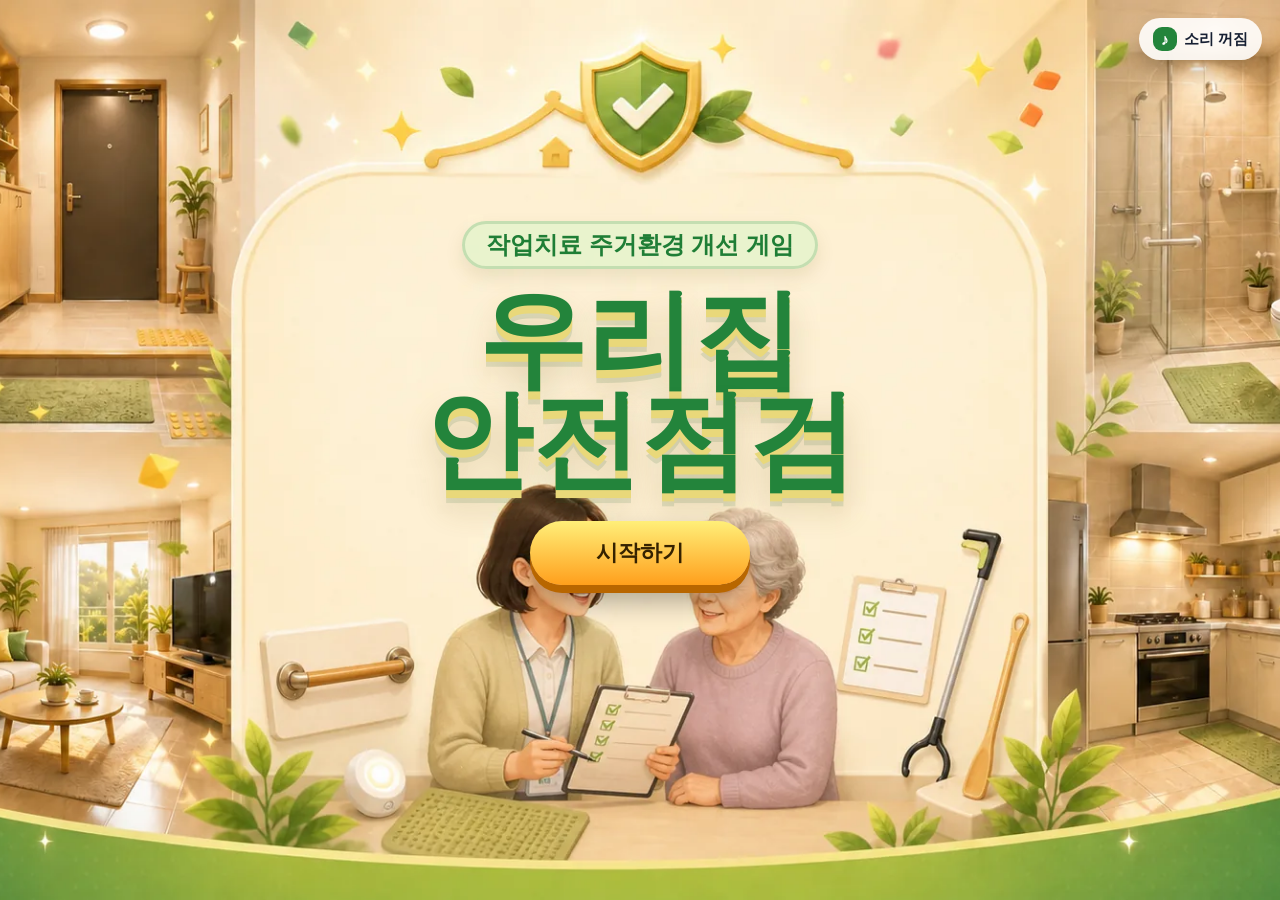
<file: index.html>
<!DOCTYPE html>
<html lang="ko">
<head>
  <meta charset="UTF-8" />
  <meta name="viewport" content="width=device-width, initial-scale=1.0, viewport-fit=cover" />
  <meta name="mobile-web-app-capable" content="yes" />
  <meta name="apple-mobile-web-app-capable" content="yes" />
  <meta name="apple-mobile-web-app-status-bar-style" content="black-translucent" />
  <meta name="description" content="집 안의 위험요소를 찾아보고 안전한 환경 개선 방법을 배우는 웹 게임입니다." />
  <meta name="theme-color" content="#172033" />
  <title>우리집 안전점검</title>
  <link rel="icon" href="data:image/svg+xml,%3Csvg xmlns='http://www.w3.org/2000/svg' viewBox='0 0 64 64'%3E%3Crect width='64' height='64' rx='12' fill='%232f8741'/%3E%3Cpath d='M18 34l9 9 19-22' fill='none' stroke='white' stroke-width='7' stroke-linecap='round' stroke-linejoin='round'/%3E%3C/svg%3E" />
  <link rel="preload" as="image" href="assets/images/main-start-mobile.webp" type="image/webp" media="(max-width: 560px)" />
  <link rel="preload" as="image" href="assets/images/main-start.webp" type="image/webp" media="(min-width: 561px)" />
  <link rel="stylesheet" href="style.css" />
</head>
<body>
  <div id="app"></div>
  <noscript>이 게임을 실행하려면 브라우저에서 JavaScript를 켜주세요.</noscript>
  <script src="app.js" defer></script>
</body>
</html>
</file>
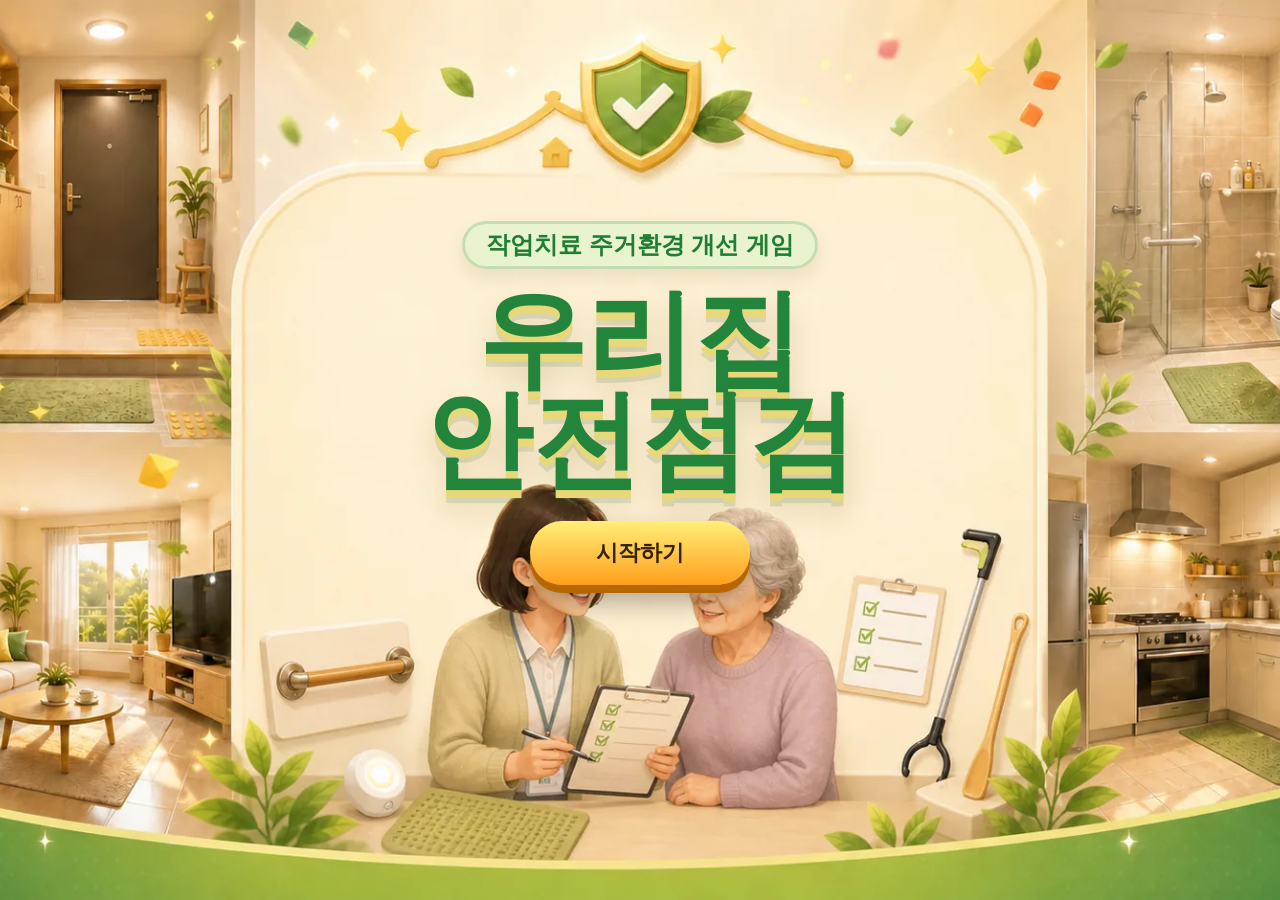
<file: github-pages-upload/index.html>
<!DOCTYPE html>
<html lang="ko">
<head>
  <meta charset="UTF-8" />
  <meta name="viewport" content="width=device-width, initial-scale=1.0" />
  <meta name="description" content="집 안의 위험요소를 찾아보고 안전한 환경 개선 방법을 배우는 웹 게임입니다." />
  <meta name="theme-color" content="#172033" />
  <title>우리집 안전점검</title>
  <link rel="icon" href="data:image/svg+xml,%3Csvg xmlns='http://www.w3.org/2000/svg' viewBox='0 0 64 64'%3E%3Crect width='64' height='64' rx='12' fill='%232f8741'/%3E%3Cpath d='M18 34l9 9 19-22' fill='none' stroke='white' stroke-width='7' stroke-linecap='round' stroke-linejoin='round'/%3E%3C/svg%3E" />
  <link rel="preload" as="image" href="assets/images/main-start.webp" type="image/webp" />
  <link rel="stylesheet" href="style.css" />
</head>
<body>
  <div id="app"></div>
  <noscript>이 게임을 실행하려면 브라우저에서 JavaScript를 켜주세요.</noscript>
  <script src="app.js" defer></script>
</body>
</html>
</file>
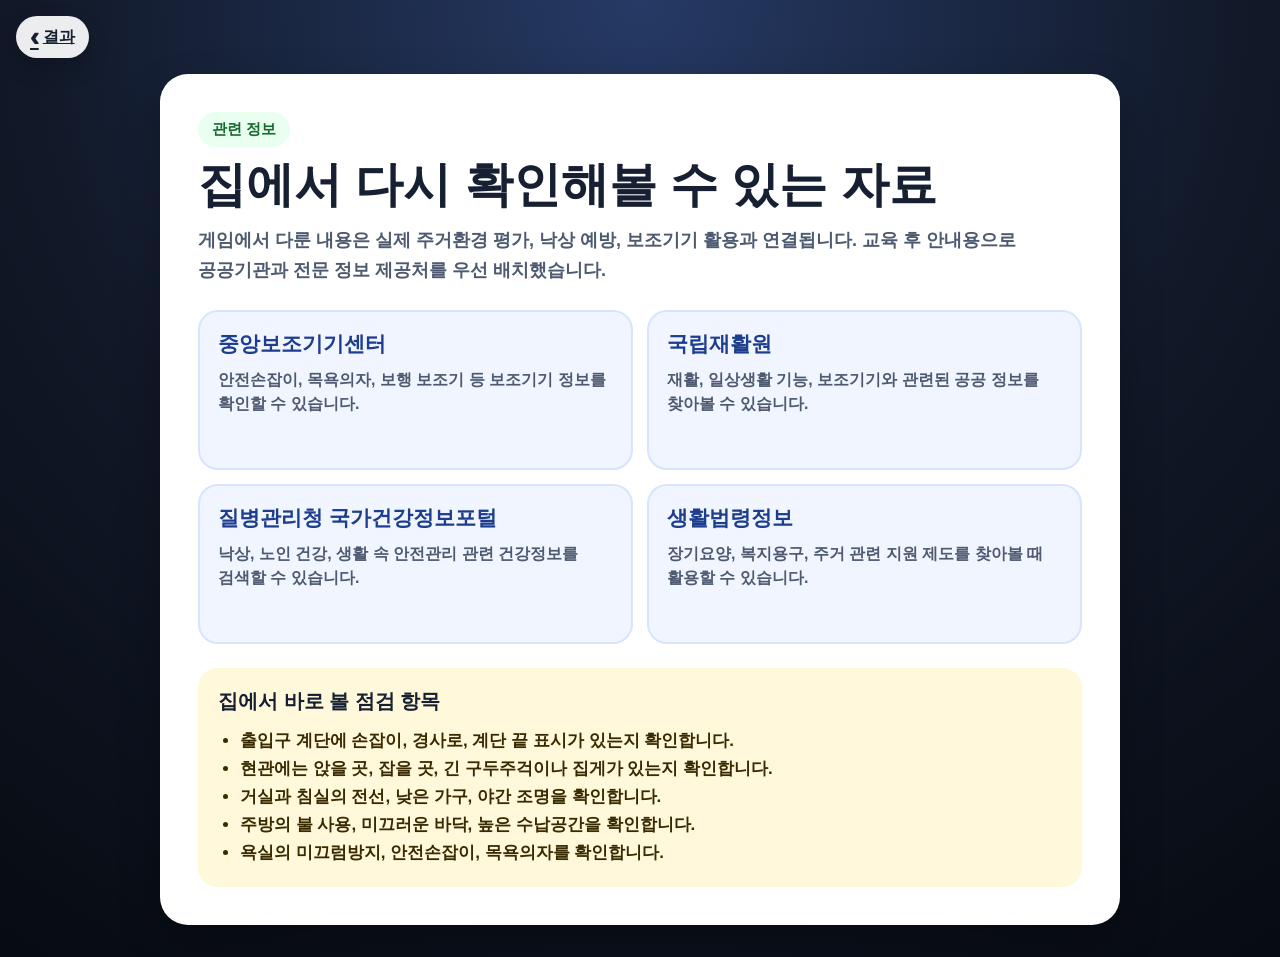
<file: resources.html>
<!DOCTYPE html>
<html lang="ko">
<head>
  <meta charset="UTF-8" />
  <meta name="viewport" content="width=device-width, initial-scale=1.0, viewport-fit=cover" />
  <meta name="description" content="노인 주거환경 개선과 낙상 예방에 참고할 수 있는 정보 제공처입니다." />
  <meta name="theme-color" content="#172033" />
  <title>더 알아보기 | 우리집 안전점검</title>
  <link rel="stylesheet" href="style.css" />
</head>
<body>
  <main class="info-page">
    <a class="back-btn" href="index.html?return=result" aria-label="결과 화면으로 돌아가기">
      <span aria-hidden="true">‹</span>
      결과
    </a>

    <section class="info-panel">
      <p class="info-kicker">관련 정보</p>
      <h1>집에서 다시 확인해볼 수 있는 자료</h1>
      <p class="info-lead">게임에서 다룬 내용은 실제 주거환경 평가, 낙상 예방, 보조기기 활용과 연결됩니다. 교육 후 안내용으로 공공기관과 전문 정보 제공처를 우선 배치했습니다.</p>

      <div class="resource-grid">
        <a class="resource-card" href="https://www.knat.go.kr/" target="_blank" rel="noopener">
          <strong>중앙보조기기센터</strong>
          <span>안전손잡이, 목욕의자, 보행 보조기 등 보조기기 정보를 확인할 수 있습니다.</span>
        </a>

        <a class="resource-card" href="https://www.nrc.go.kr/" target="_blank" rel="noopener">
          <strong>국립재활원</strong>
          <span>재활, 일상생활 기능, 보조기기와 관련된 공공 정보를 찾아볼 수 있습니다.</span>
        </a>

        <a class="resource-card" href="https://health.kdca.go.kr/" target="_blank" rel="noopener">
          <strong>질병관리청 국가건강정보포털</strong>
          <span>낙상, 노인 건강, 생활 속 안전관리 관련 건강정보를 검색할 수 있습니다.</span>
        </a>

        <a class="resource-card" href="https://www.easylaw.go.kr/" target="_blank" rel="noopener">
          <strong>생활법령정보</strong>
          <span>장기요양, 복지용구, 주거 관련 지원 제도를 찾아볼 때 활용할 수 있습니다.</span>
        </a>
      </div>

      <div class="home-check">
        <h2>집에서 바로 볼 점검 항목</h2>
        <ul>
          <li>출입구 계단에 손잡이, 경사로, 계단 끝 표시가 있는지 확인합니다.</li>
          <li>현관에는 앉을 곳, 잡을 곳, 긴 구두주걱이나 집게가 있는지 확인합니다.</li>
          <li>거실과 침실의 전선, 낮은 가구, 야간 조명을 확인합니다.</li>
          <li>주방의 불 사용, 미끄러운 바닥, 높은 수납공간을 확인합니다.</li>
          <li>욕실의 미끄럼방지, 안전손잡이, 목욕의자를 확인합니다.</li>
        </ul>
      </div>
    </section>
  </main>
</body>
</html>
</file>
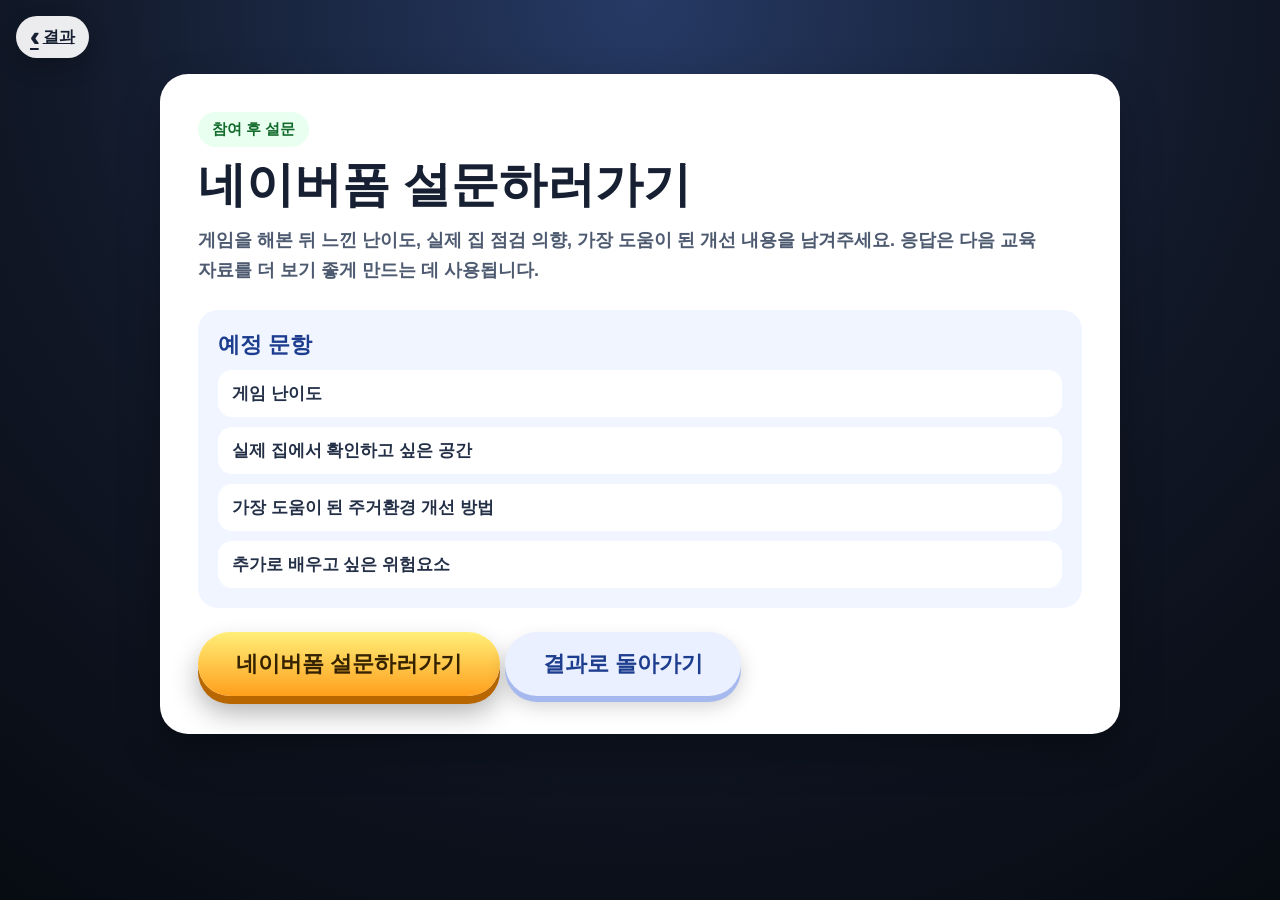
<file: survey.html>
<!DOCTYPE html>
<html lang="ko">
<head>
  <meta charset="UTF-8" />
  <meta name="viewport" content="width=device-width, initial-scale=1.0, viewport-fit=cover" />
  <meta name="description" content="우리집 안전점검 네이버폼 설문조사 안내입니다." />
  <meta name="theme-color" content="#172033" />
  <title>네이버폼 설문조사 | 우리집 안전점검</title>
  <link rel="stylesheet" href="style.css" />
</head>
<body>
  <main class="info-page">
    <a class="back-btn" href="index.html?return=result" aria-label="결과 화면으로 돌아가기">
      <span aria-hidden="true">‹</span>
      결과
    </a>

    <section class="info-panel survey-ready">
      <p class="info-kicker">참여 후 설문</p>
      <h1>네이버폼 설문하러가기</h1>
      <p class="info-lead">게임을 해본 뒤 느낀 난이도, 실제 집 점검 의향, 가장 도움이 된 개선 내용을 남겨주세요. 응답은 다음 교육 자료를 더 보기 좋게 만드는 데 사용됩니다.</p>

      <div class="ready-box">
        <strong>예정 문항</strong>
        <span>게임 난이도</span>
        <span>실제 집에서 확인하고 싶은 공간</span>
        <span>가장 도움이 된 주거환경 개선 방법</span>
        <span>추가로 배우고 싶은 위험요소</span>
      </div>

      <a class="primary-btn ready-home-btn" href="https://form.naver.com/response/m9DRrMbiFxV-UK7sLzZSkQ" target="_blank" rel="noopener">네이버폼 설문하러가기</a>
      <a class="secondary-btn ready-home-btn" href="index.html?return=result">결과로 돌아가기</a>
    </section>
  </main>
</body>
</html>
</file>
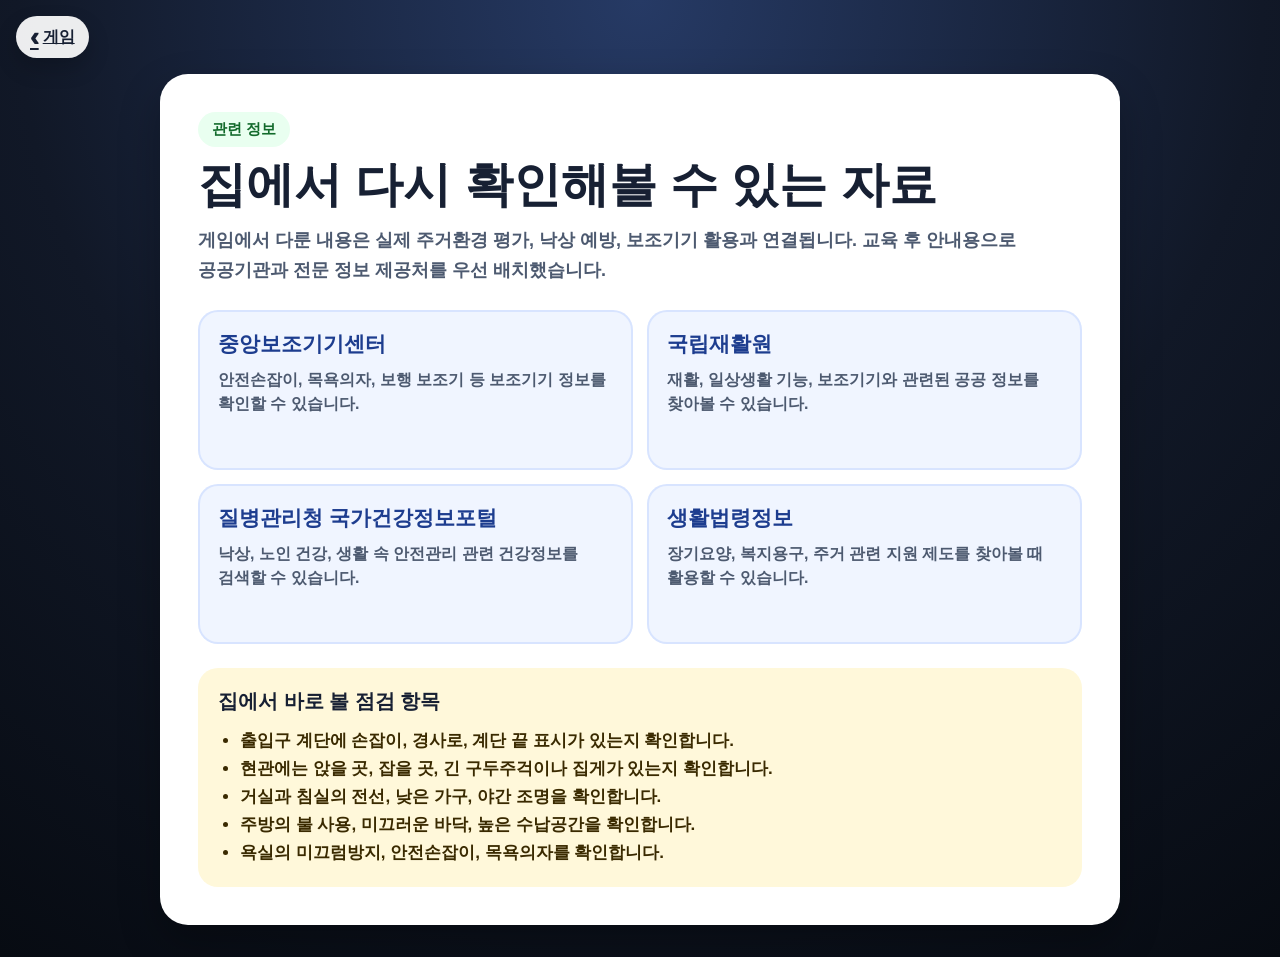
<file: github-pages-upload/resources.html>
<!DOCTYPE html>
<html lang="ko">
<head>
  <meta charset="UTF-8" />
  <meta name="viewport" content="width=device-width, initial-scale=1.0" />
  <meta name="description" content="노인 주거환경 개선과 낙상 예방에 참고할 수 있는 정보 제공처입니다." />
  <meta name="theme-color" content="#172033" />
  <title>더 알아보기 | 우리집 안전점검</title>
  <link rel="stylesheet" href="style.css" />
</head>
<body>
  <main class="info-page">
    <a class="back-btn" href="index.html" aria-label="게임으로 돌아가기">
      <span aria-hidden="true">‹</span>
      게임
    </a>

    <section class="info-panel">
      <p class="info-kicker">관련 정보</p>
      <h1>집에서 다시 확인해볼 수 있는 자료</h1>
      <p class="info-lead">게임에서 다룬 내용은 실제 주거환경 평가, 낙상 예방, 보조기기 활용과 연결됩니다. 교육 후 안내용으로 공공기관과 전문 정보 제공처를 우선 배치했습니다.</p>

      <div class="resource-grid">
        <a class="resource-card" href="https://www.knat.go.kr/" target="_blank" rel="noopener">
          <strong>중앙보조기기센터</strong>
          <span>안전손잡이, 목욕의자, 보행 보조기 등 보조기기 정보를 확인할 수 있습니다.</span>
        </a>

        <a class="resource-card" href="https://www.nrc.go.kr/" target="_blank" rel="noopener">
          <strong>국립재활원</strong>
          <span>재활, 일상생활 기능, 보조기기와 관련된 공공 정보를 찾아볼 수 있습니다.</span>
        </a>

        <a class="resource-card" href="https://health.kdca.go.kr/" target="_blank" rel="noopener">
          <strong>질병관리청 국가건강정보포털</strong>
          <span>낙상, 노인 건강, 생활 속 안전관리 관련 건강정보를 검색할 수 있습니다.</span>
        </a>

        <a class="resource-card" href="https://www.easylaw.go.kr/" target="_blank" rel="noopener">
          <strong>생활법령정보</strong>
          <span>장기요양, 복지용구, 주거 관련 지원 제도를 찾아볼 때 활용할 수 있습니다.</span>
        </a>
      </div>

      <div class="home-check">
        <h2>집에서 바로 볼 점검 항목</h2>
        <ul>
          <li>출입구 계단에 손잡이, 경사로, 계단 끝 표시가 있는지 확인합니다.</li>
          <li>현관에는 앉을 곳, 잡을 곳, 긴 구두주걱이나 집게가 있는지 확인합니다.</li>
          <li>거실과 침실의 전선, 낮은 가구, 야간 조명을 확인합니다.</li>
          <li>주방의 불 사용, 미끄러운 바닥, 높은 수납공간을 확인합니다.</li>
          <li>욕실의 미끄럼방지, 안전손잡이, 목욕의자를 확인합니다.</li>
        </ul>
      </div>
    </section>
  </main>
</body>
</html>
</file>
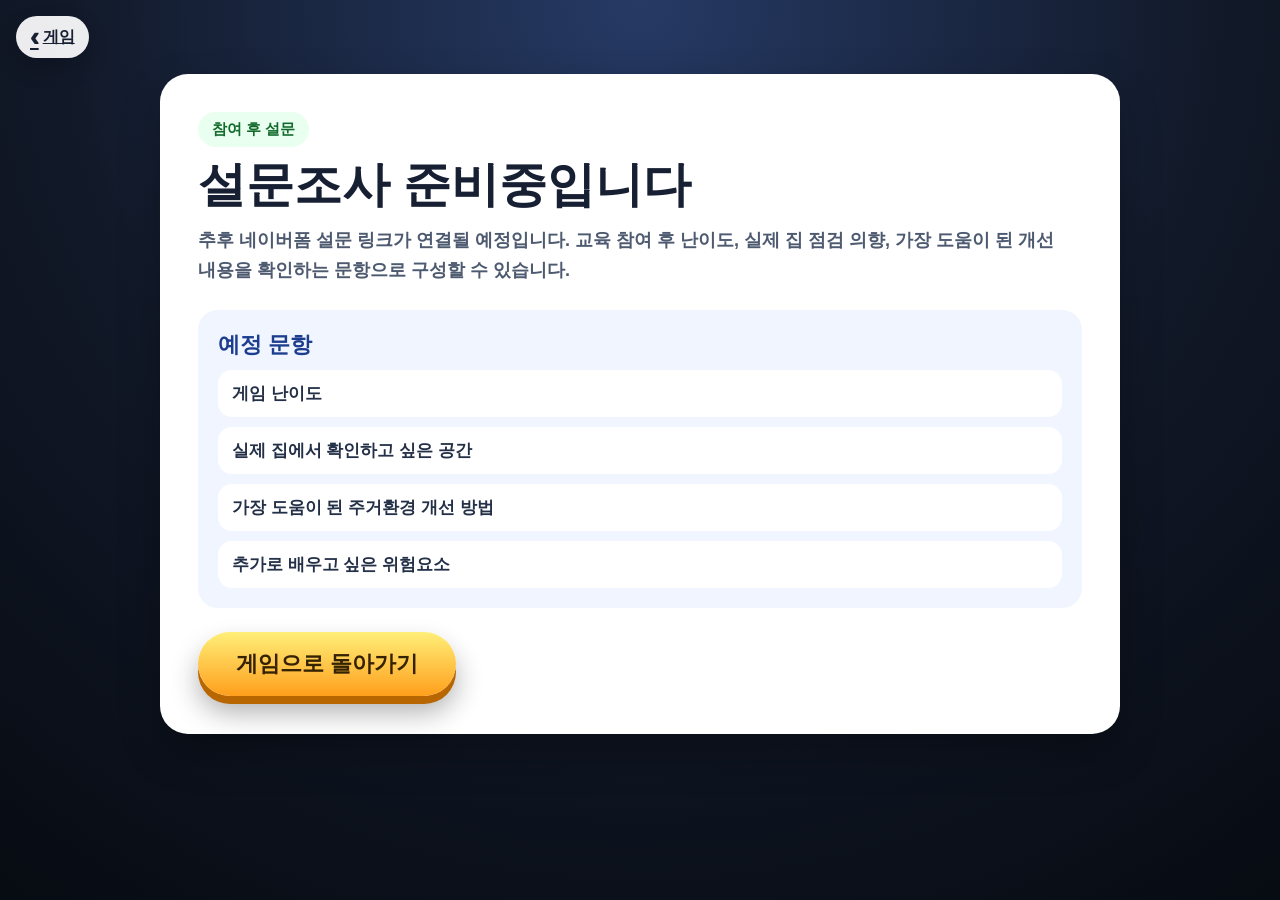
<file: github-pages-upload/survey.html>
<!DOCTYPE html>
<html lang="ko">
<head>
  <meta charset="UTF-8" />
  <meta name="viewport" content="width=device-width, initial-scale=1.0" />
  <meta name="description" content="우리집 안전점검 설문조사 준비중 안내입니다." />
  <meta name="theme-color" content="#172033" />
  <title>설문조사 준비중 | 우리집 안전점검</title>
  <link rel="stylesheet" href="style.css" />
</head>
<body>
  <main class="info-page">
    <a class="back-btn" href="index.html" aria-label="게임으로 돌아가기">
      <span aria-hidden="true">‹</span>
      게임
    </a>

    <section class="info-panel survey-ready">
      <p class="info-kicker">참여 후 설문</p>
      <h1>설문조사 준비중입니다</h1>
      <p class="info-lead">추후 네이버폼 설문 링크가 연결될 예정입니다. 교육 참여 후 난이도, 실제 집 점검 의향, 가장 도움이 된 개선 내용을 확인하는 문항으로 구성할 수 있습니다.</p>

      <div class="ready-box">
        <strong>예정 문항</strong>
        <span>게임 난이도</span>
        <span>실제 집에서 확인하고 싶은 공간</span>
        <span>가장 도움이 된 주거환경 개선 방법</span>
        <span>추가로 배우고 싶은 위험요소</span>
      </div>

      <a class="primary-btn ready-home-btn" href="index.html">게임으로 돌아가기</a>
    </section>
  </main>
</body>
</html>
</file>
<file: style.css>
:root {
  --bg: #111827;
  --panel: #ffffff;
  --text: #172033;
  --text-strong: #10203d;
  --text-muted: #4d5a70;
  --blue: #2f6bff;
  --yellow: #ffd84d;
  --orange: #ff9f1c;
  --green: #2ecc71;
  --red: #ff4d4d;
  --shadow: 0 18px 40px rgba(0, 0, 0, 0.28);
  --font-main: "SUIT", "Pretendard Variable", "Pretendard", "Noto Sans KR", "Apple SD Gothic Neo", sans-serif;
}

* {
  box-sizing: border-box;
}

html,
body {
  margin: 0;
  min-height: 100%;
  font-family: var(--font-main);
  background: radial-gradient(circle at top, #263a65 0%, #111827 54%, #070b12 100%);
  color: #fff;
  word-break: keep-all;
  text-rendering: optimizeLegibility;
}

#app {
  -webkit-tap-highlight-color: transparent;
  -webkit-touch-callout: none;
  -webkit-user-select: none;
  user-select: none;
}

#app input,
#app textarea,
#app select,
#app [contenteditable="true"] {
  -webkit-touch-callout: default;
  -webkit-user-select: text;
  user-select: text;
}

button {
  border: none;
  cursor: pointer;
  font-family: inherit;
}

button:focus-visible {
  outline: 4px solid rgba(255, 216, 77, 0.95);
  outline-offset: 3px;
}

#app {
  min-height: 100vh;
}

.screen {
  min-height: 100vh;
  padding: 24px;
  display: flex;
  flex-direction: column;
  align-items: center;
  justify-content: center;
}

.back-btn {
  position: fixed;
  z-index: 30;
  top: 16px;
  left: 16px;
  display: inline-flex;
  align-items: center;
  gap: 4px;
  min-height: 42px;
  padding: 8px 14px;
  border-radius: 999px;
  background: rgba(255, 255, 255, 0.92);
  color: #172033;
  box-shadow: 0 10px 22px rgba(0, 0, 0, 0.18);
  font-size: 16px;
  font-weight: 1000;
}

.back-btn span {
  font-size: 26px;
  line-height: 0;
}

.main-screen {
  position: relative;
  overflow: hidden;
  text-align: center;
  background: url("assets/images/main-start.webp") center/cover no-repeat;
}

.sound-toggle {
  position: absolute;
  z-index: 5;
  top: 18px;
  right: 18px;
  display: inline-flex;
  align-items: center;
  gap: 7px;
  min-height: 42px;
  padding: 8px 14px;
  border-radius: 999px;
  background: rgba(255, 255, 255, 0.88);
  color: #172033;
  font-size: 15px;
  font-weight: 1000;
  box-shadow: 0 10px 22px rgba(0, 0, 0, 0.18);
  backdrop-filter: blur(8px);
}

.sound-toggle span {
  width: 24px;
  height: 24px;
  display: grid;
  place-items: center;
  border-radius: 9px;
  background: #23843b;
  color: #fff;
  font-size: 15px;
  line-height: 1;
}

.result-screen {
  background:
    linear-gradient(rgba(8, 12, 25, 0.22), rgba(8, 12, 25, 0.58)),
    url("assets/images/result-bg.webp"),
    radial-gradient(circle at top, #263a65 0%, #111827 54%, #070b12 100%);
  background-position: center, center, center;
  background-size: cover, cover, cover;
  background-repeat: no-repeat, no-repeat, no-repeat;
}

.main-content {
  position: relative;
  z-index: 2;
  display: grid;
  justify-items: center;
  gap: 20px;
  width: min(660px, 58vw);
  margin-top: clamp(-136px, -10.5vh, -82px);
  padding: clamp(18px, 4vw, 34px);
}

.game-kicker {
  display: inline-grid;
  place-items: center;
  min-height: 48px;
  padding: 8px 24px;
  border-radius: 999px;
  background: rgba(230, 244, 204, 0.86);
  color: #1f7e36;
  font-size: clamp(18px, 1.9vw, 27px);
  font-weight: 1000;
  box-shadow:
    inset 0 0 0 3px rgba(31, 126, 54, 0.18),
    0 8px 18px rgba(99, 91, 24, 0.12);
}

.game-title {
  margin: 0 0 8px;
  font-size: clamp(70px, 8.4vw, 132px);
  line-height: 0.94;
  font-weight: 1000;
  letter-spacing: 0;
  color: #23843b;
  text-shadow:
    0 8px 0 #e9d87a,
    0 13px 0 rgba(28, 93, 41, 0.12),
    0 18px 30px rgba(111, 93, 19, 0.24);
}

.main-start-btn {
  min-width: 220px;
  margin-top: 2px;
}

.primary-btn,
.secondary-btn {
  padding: 17px 38px;
  border-radius: 999px;
  font-size: 22px;
  font-weight: 1000;
  transition: transform 0.12s ease, box-shadow 0.12s ease, filter 0.12s ease;
}

.primary-btn {
  background: linear-gradient(180deg, #ffef79 0%, var(--orange) 100%);
  color: #352200;
  box-shadow: 0 8px 0 #b86600, 0 16px 28px rgba(0, 0, 0, 0.32);
}

.secondary-btn {
  background: #eaf0ff;
  color: #1d3d8f;
  box-shadow: 0 6px 0 #a6b9ee, 0 10px 20px rgba(0, 0, 0, 0.18);
}

.primary-btn:active,
.secondary-btn:active {
  transform: translateY(4px);
  box-shadow: 0 4px 0 rgba(0,0,0,0.25), 0 8px 16px rgba(0,0,0,0.18);
}

.panel {
  width: min(860px, 100%);
  background: var(--panel);
  color: var(--text);
  border-radius: 30px;
  padding: clamp(20px, 4vw, 34px);
  box-shadow: var(--shadow);
}

.panel h2,
.after-card h2 {
  margin: 0 0 12px;
  font-size: clamp(28px, 5vw, 42px);
  letter-spacing: 0;
}

.panel p {
  margin: 8px 0;
  font-size: 18px;
  line-height: 1.6;
}

.flow {
  display: grid;
  gap: 14px;
  margin: 28px 0;
}

.ot-lens {
  display: grid;
  grid-template-columns: repeat(3, 1fr);
  gap: 12px;
  margin: 22px 0 10px;
}

.ot-lens-card {
  min-height: 116px;
  display: grid;
  align-content: start;
  gap: 8px;
  padding: 16px;
  border-radius: 18px;
  background: #e9fff0;
  color: #172033;
  box-shadow: inset 0 0 0 2px rgba(46, 204, 113, 0.14);
}

.ot-lens-card strong {
  color: #126a2b;
  font-size: 22px;
  font-weight: 1000;
}

.ot-lens-card span {
  color: #41506a;
  font-size: 15px;
  line-height: 1.45;
  font-weight: 850;
}

.flow-step {
  display: grid;
  grid-template-columns: 54px 1fr;
  align-items: center;
  gap: 14px;
  padding: 18px;
  border-radius: 22px;
  background: linear-gradient(135deg, #f0f5ff, #fff8da);
  color: #1d3d8f;
  font-size: 21px;
  font-weight: 900;
}

.guide-total {
  margin: -10px 0 16px;
  padding: 12px 14px;
  border-radius: 16px;
  background: #fff8da;
  color: #3a2a00;
  font-size: 16px;
  font-weight: 1000;
  text-align: center;
  box-shadow: inset 0 0 0 2px rgba(255, 216, 77, 0.42);
}

.flow-number {
  width: 48px;
  height: 48px;
  display: grid;
  place-items: center;
  border-radius: 16px;
  background: var(--blue);
  color: #fff;
  box-shadow: 0 5px 0 #173b9d;
}

.house-header {
  width: min(1120px, 100%);
  margin-bottom: 22px;
  text-align: center;
}

.house-header h2 {
  margin: 0 0 8px;
  color: var(--text-strong);
  font-size: clamp(28px, 5vw, 46px);
  letter-spacing: 0;
  text-shadow: 0 1px 0 rgba(255, 255, 255, 0.65);
}

.house-header p {
  margin: 0;
  color: var(--text-muted);
  font-size: 17px;
  font-weight: 800;
}

.card-grid {
  display: grid;
  grid-template-columns: repeat(3, 1fr);
  gap: 18px;
  width: min(1120px, 100%);
}

.house-card {
  min-width: 0;
  background: #ffffff;
  color: var(--text-strong);
  border-radius: 24px;
  overflow: hidden;
  box-shadow: var(--shadow);
  border: 5px solid transparent;
  padding: 0;
  text-align: left;
  transition: transform 0.15s ease, border 0.15s ease;
}

.house-card:hover {
  transform: translateY(-4px);
}

.house-card.selected {
  border-color: var(--yellow);
}

.house-card img {
  width: 100%;
  aspect-ratio: 4 / 3;
  object-fit: cover;
  display: block;
  background: #eaf0ff;
}

.house-card-title {
  padding: 14px 14px 4px;
  color: #132b5f;
  font-size: 18px;
  font-weight: 1000;
  text-align: center;
}

.house-card-desc {
  padding: 0 14px 14px;
  color: var(--text-muted);
  font-size: 14px;
  text-align: center;
}

.category-grid {
  width: min(900px, 100%);
  display: grid;
  grid-template-columns: repeat(2, minmax(0, 1fr));
  gap: 18px;
}

.category-card {
  min-width: 0;
  display: grid;
  gap: 10px;
  padding: 14px;
  border: 0;
  border-radius: 24px;
  background: #fff;
  color: var(--text-strong);
  box-shadow: var(--shadow);
  text-align: center;
  cursor: pointer;
}

.category-card img {
  width: 100%;
  aspect-ratio: 4 / 3;
  display: block;
  border-radius: 16px;
  object-fit: cover;
  background: #eaf0ff;
}

.category-card span {
  color: #132b5f;
  font-size: 24px;
  font-weight: 1000;
}

.category-card small {
  color: var(--text-muted);
  font-size: 15px;
  font-weight: 800;
  line-height: 1.35;
}

.house-actions {
  margin-top: 24px;
}

.house-select-screen {
  background:
    radial-gradient(circle at 50% 0%, rgba(238, 255, 240, 0.95) 0%, rgba(255, 248, 218, 0.9) 42%, rgba(255, 242, 199, 0.96) 100%),
    #fff2c7;
  color: var(--text-strong);
}

.stage-screen {
  padding: 18px;
  justify-content: flex-start;
}

.stage-header {
  width: min(1220px, 100%);
  display: flex;
  justify-content: space-between;
  align-items: center;
  gap: 12px;
  margin-bottom: 14px;
  padding: 10px 12px;
  border-radius: 22px;
  background: rgba(255, 255, 255, 0.86);
  box-shadow: 0 12px 28px rgba(0, 0, 0, 0.14);
  backdrop-filter: blur(10px);
}

.stage-title {
  color: #10203d;
  font-size: clamp(26px, 5vw, 38px);
  font-weight: 1000;
  letter-spacing: 0;
}

.stage-subtitle {
  margin-top: 4px;
  color: #4d5a70;
  font-size: 15px;
  font-weight: 800;
}

.stage-progress {
  padding: 9px 16px;
  border-radius: 999px;
  background: #e9fff0;
  color: #126a2b;
  font-weight: 900;
}

.stage-total-chip {
  padding: 9px 14px;
  border-radius: 999px;
  background: rgba(255, 248, 218, 0.96);
  color: #3a2a00;
  font-size: 14px;
  font-weight: 1000;
  box-shadow: 0 8px 18px rgba(0, 0, 0, 0.14);
}

.stage-actions {
  display: inline-flex;
  align-items: center;
  gap: 10px;
  flex-wrap: wrap;
  justify-content: flex-end;
}

.quit-btn {
  min-height: 40px;
  padding: 9px 14px;
  border-radius: 999px;
  background: rgba(255, 255, 255, 0.92);
  color: #9c1c1c;
  font-size: 15px;
  font-weight: 1000;
  box-shadow: 0 8px 18px rgba(0, 0, 0, 0.16);
}

.quit-btn:active {
  transform: translateY(2px);
}

.mission-card {
  width: min(1220px, 100%);
  display: grid;
  grid-template-columns: auto 1fr;
  gap: 12px;
  align-items: center;
  margin-bottom: 14px;
  padding: 14px 16px;
  border-radius: 20px;
  background: rgba(255, 248, 218, 0.96);
  color: #3a2a00;
  box-shadow: 0 12px 28px rgba(0, 0, 0, 0.18);
}

.mission-badge {
  min-width: 96px;
  display: grid;
  place-items: center;
  padding: 10px 12px;
  border-radius: 16px;
  background: #23843b;
  color: #fff;
  font-size: 17px;
  font-weight: 1000;
}

.mission-card strong,
.mission-card span {
  display: block;
}

.mission-card strong {
  margin-bottom: 3px;
  font-size: 20px;
  font-weight: 1000;
}

.mission-card span {
  color: #5b4200;
  font-size: 16px;
  line-height: 1.4;
  font-weight: 850;
}

.mission-card em {
  display: inline-block;
  width: fit-content;
  margin-top: 8px;
  padding: 8px 12px;
  border-radius: 999px;
  background: #e9fff0;
  color: #126a2b;
  font-style: normal;
  font-size: 15px;
  font-weight: 1000;
}

.stage-layout {
  width: min(1220px, 100%);
  display: grid;
  grid-template-columns: minmax(0, 1fr) 320px;
  gap: 18px;
  align-items: start;
}

.image-area {
  position: relative;
  overflow: hidden;
  border-radius: 28px;
  background: #05070d;
  box-shadow: var(--shadow);
}

.stage-image {
  width: 100%;
  display: block;
  user-select: none;
  -webkit-user-drag: none;
}

.hint-card {
  position: absolute;
  top: 14px;
  right: 14px;
  width: min(245px, calc(100% - 28px));
  background: rgba(255, 247, 200, 0.96);
  color: #3a2a00;
  border: 4px solid rgba(255, 216, 77, 0.96);
  border-radius: 20px;
  padding: 14px;
  font-size: 15px;
  line-height: 1.42;
  font-weight: 900;
  box-shadow: 0 10px 22px rgba(0, 0, 0, 0.25);
}

.hint-title {
  display: block;
  margin-bottom: 4px;
  font-size: 18px;
}

.feedback-mark {
  position: absolute;
  z-index: 10;
  font-size: clamp(30px, 5.5vw, 52px);
  font-weight: 1000;
  pointer-events: none;
  transform: translate(-50%, -50%);
  animation: pop 0.75s ease forwards;
  filter: drop-shadow(0 8px 12px rgba(0,0,0,0.35));
}

.feedback-correct {
  color: #55ff78;
}

.feedback-wrong {
  color: #ff4d4d;
}

@keyframes pop {
  0% { transform: translate(-50%, -50%) scale(0.3) rotate(-12deg); opacity: 0; }
  45% { transform: translate(-50%, -50%) scale(1.22) rotate(4deg); opacity: 1; }
  100% { transform: translate(-50%, -50%) scale(1) rotate(0deg); opacity: 0; }
}

.answer-ring {
  position: absolute;
  z-index: 5;
  border: 2px solid #5cff7d;
  border-radius: 999px;
  transform: translate(-50%, -50%);
  pointer-events: none;
  box-shadow: 0 0 0 2px rgba(92, 255, 125, 0.18), 0 0 10px rgba(92, 255, 125, 0.62);
  animation: ringPulse 1.25s ease infinite;
}

@keyframes ringPulse {
  0%, 100% { opacity: 0.85; }
  50% { opacity: 1; transform: translate(-50%, -50%) scale(1.05); }
}

.side-panel {
  background: var(--panel);
  color: var(--text);
  border-radius: 28px;
  padding: 18px;
  box-shadow: var(--shadow);
}

.checklist-title {
  font-size: 22px;
  font-weight: 1000;
  margin-bottom: 14px;
  letter-spacing: 0;
}

.score-row {
  display: flex;
  justify-content: space-between;
  gap: 8px;
  margin: -4px 0 12px;
  color: #41506a;
  font-size: 14px;
  font-weight: 900;
}

.check-item {
  display: grid;
  grid-template-columns: 30px 1fr;
  align-items: start;
  gap: 8px;
  padding: 14px;
  border-radius: 18px;
  background: #edf2ff;
  margin-bottom: 10px;
  font-weight: 850;
  line-height: 1.35;
}

.check-item.done {
  background: #e6ffe9;
  color: #14752b;
}

.message-box {
  min-height: 54px;
  margin-top: 16px;
  padding: 14px;
  border-radius: 18px;
  background: #fff8da;
  color: #664600;
  font-weight: 1000;
  line-height: 1.4;
}

.message-box strong {
  color: #126a2b;
}

.stage-forward-btn {
  width: 100%;
  margin-top: 10px;
  padding: 14px 18px;
  font-size: 19px;
}

.stage-skip-btn {
  width: 100%;
  margin-top: 10px;
  min-height: 50px;
  border-radius: 18px;
  background: #f0f5ff;
  color: #1d3d8f;
  font-size: 17px;
  font-weight: 1000;
  box-shadow: inset 0 0 0 2px rgba(47, 107, 255, 0.18);
}

.after-card {
  width: min(920px, 100%);
  background: var(--panel);
  color: var(--text);
  border-radius: 24px;
  padding: clamp(16px, 3vw, 24px);
  box-shadow: var(--shadow);
}

.after-top-actions {
  display: flex;
  justify-content: space-between;
  align-items: center;
  gap: 10px;
  margin-bottom: 10px;
}

.after-progress {
  display: inline-grid;
  place-items: center;
  min-height: 38px;
  padding: 8px 14px;
  border-radius: 999px;
  background: #e9fff0;
  color: #126a2b;
  font-size: 15px;
  font-weight: 1000;
}

.after-heading {
  display: grid;
  gap: 3px;
  margin-bottom: 12px;
}

.after-heading span {
  color: #23843b;
  font-size: 16px;
  font-weight: 1000;
}

.after-heading h2 {
  margin: 0;
  font-size: clamp(32px, 5vw, 46px);
  line-height: 1.05;
}

.after-image {
  width: 100%;
  border-radius: 18px;
  display: block;
  background: #eaf0ff;
}

.after-section-title {
  margin: 16px 0 10px;
  color: #172033;
  font-size: 22px;
  line-height: 1.15;
}

.after-list {
  margin: 0;
  display: grid;
  grid-template-columns: repeat(3, minmax(0, 1fr));
  gap: 8px;
}

.after-item {
  display: grid;
  grid-template-columns: 28px 1fr;
  gap: 8px;
  align-items: start;
  min-height: 116px;
  padding: 12px;
  border-radius: 14px;
  background: #e9fff0;
  color: #126a2b;
  font-size: 14px;
  line-height: 1.35;
  font-weight: 900;
}

.after-check {
  width: 26px;
  height: 26px;
  display: grid;
  place-items: center;
  border-radius: 9px;
  background: #23843b;
  color: #fff;
  font-size: 17px;
  line-height: 1;
}

.ot-point {
  display: grid;
  gap: 8px;
  margin: 14px 0 16px;
  padding: 14px 16px;
  border-radius: 16px;
  background: #fff8da;
  color: #3a2a00;
  box-shadow: inset 0 0 0 2px rgba(255, 216, 77, 0.42);
}

.ot-point strong {
  color: #126a2b;
  font-size: 18px;
  font-weight: 1000;
}

.ot-point span {
  font-size: 15px;
  line-height: 1.5;
  font-weight: 850;
}

.result-badges {
  display: grid;
  grid-template-columns: repeat(3, 1fr);
  gap: 12px;
  margin: 22px 0;
}

.result-panel {
  width: min(1040px, 100%);
}

.result-ribbon {
  width: fit-content;
  margin: 0 0 12px;
  padding: 9px 16px;
  border-radius: 999px;
  background: #23843b;
  color: #fff;
  font-size: 17px;
  font-weight: 1000;
  box-shadow: 0 7px 0 #146127, 0 14px 24px rgba(0, 0, 0, 0.18);
}

.result-score-board {
  display: grid;
  grid-template-columns: repeat(3, 1fr);
  gap: 14px;
  margin: 24px 0;
}

.result-overview,
.stay-note {
  display: grid;
  gap: 6px;
  margin: 16px 0;
  padding: 16px 18px;
  border-radius: 18px;
  background: #f0f5ff;
  color: #172033;
  box-shadow: inset 0 0 0 2px rgba(47, 107, 255, 0.1);
}

.result-overview strong,
.stay-note strong {
  color: #1d3d8f;
  font-size: 18px;
  font-weight: 1000;
}

.result-overview span,
.stay-note span {
  color: #243047;
  font-size: 16px;
  line-height: 1.45;
  font-weight: 900;
}

.result-overview small {
  color: #126a2b;
  font-size: 15px;
  font-weight: 1000;
}

.home-risk-summary-card.safe {
  background: #e9fff0;
  box-shadow: inset 0 0 0 2px rgba(46, 204, 113, 0.22);
}

.home-risk-summary-card.caution {
  background: #fff8da;
  box-shadow: inset 0 0 0 2px rgba(255, 216, 77, 0.5);
}

.home-risk-summary-card.danger {
  background: #ffe8e8;
  box-shadow: inset 0 0 0 2px rgba(255, 77, 77, 0.26);
}

.home-risk-summary-card.caution small {
  color: #664600;
}

.home-risk-summary-card.danger small {
  color: #9c1c1c;
}

.stay-note {
  background: #fff8da;
  box-shadow: inset 0 0 0 2px rgba(255, 216, 77, 0.42);
}

.stay-note strong {
  color: #664600;
}

.priority-card {
  display: grid;
  gap: 8px;
  margin: 14px 0 18px;
  padding: 14px 16px;
  border-radius: 18px;
  background: #f8fbff;
  color: #172033;
  box-shadow: inset 0 0 0 2px rgba(47, 107, 255, 0.12);
}

.priority-card strong {
  color: #1d3d8f;
  font-size: 18px;
  font-weight: 1000;
}

.priority-card ol {
  display: grid;
  gap: 6px;
  margin: 0;
  padding-left: 22px;
}

.priority-card li {
  color: #243047;
  font-size: 15px;
  line-height: 1.4;
  font-weight: 850;
}

.score-card {
  position: relative;
  overflow: hidden;
  min-height: 142px;
  display: grid;
  place-items: center;
  align-content: center;
  gap: 6px;
  padding: 18px;
  border-radius: 24px;
  background: linear-gradient(180deg, #fffdf0 0%, #fff1ba 100%);
  color: #3a2a00;
  text-align: center;
  box-shadow: inset 0 0 0 3px rgba(255, 216, 77, 0.45), 0 9px 0 #d59c25, 0 18px 30px rgba(0, 0, 0, 0.16);
}

.score-card::after {
  content: "";
  position: absolute;
  width: 110px;
  height: 110px;
  right: -34px;
  top: -44px;
  border-radius: 50%;
  background: rgba(255, 255, 255, 0.42);
}

.score-icon {
  width: 42px;
  height: 42px;
  display: grid;
  place-items: center;
  border-radius: 16px;
  background: #23843b;
  color: #fff;
  font-size: 24px;
  font-weight: 1000;
}

.score-card strong {
  color: #1f7e36;
  font-size: clamp(36px, 5vw, 52px);
  line-height: 0.95;
  font-weight: 1000;
}

.score-card small {
  color: #6f5207;
  font-size: 16px;
  font-weight: 1000;
}

.score-card:nth-child(1) {
  background: linear-gradient(180deg, #effff3 0%, #dff8e7 100%);
  color: #064d20;
  box-shadow: inset 0 0 0 3px rgba(46, 204, 113, 0.22), 0 9px 0 #8bc99d, 0 18px 30px rgba(0, 0, 0, 0.14);
}

.score-card:nth-child(2) {
  background: linear-gradient(180deg, #eef4ff 0%, #dce8ff 100%);
  color: #173b9d;
  box-shadow: inset 0 0 0 3px rgba(47, 107, 255, 0.18), 0 9px 0 #9ab3ee, 0 18px 30px rgba(0, 0, 0, 0.14);
}

.score-card:nth-child(3) {
  background: linear-gradient(180deg, #fff8da 0%, #ffe8c7 100%);
  color: #7a3500;
  box-shadow: inset 0 0 0 3px rgba(255, 159, 28, 0.24), 0 9px 0 #d59c25, 0 18px 30px rgba(0, 0, 0, 0.14);
}

.result-badge {
  padding: 16px;
  border-radius: 18px;
  background: linear-gradient(135deg, #f0f5ff, #e9fff0);
  text-align: center;
  font-weight: 1000;
  color: #1d3d8f;
}

.ot-summary {
  display: grid;
  grid-template-columns: repeat(3, 1fr);
  gap: 12px;
  margin: 20px 0 24px;
}

.ot-summary div {
  display: grid;
  gap: 8px;
  min-height: 132px;
  padding: 18px;
  border-radius: 18px;
  background: #e9fff0;
  box-shadow: inset 0 0 0 2px rgba(46, 204, 113, 0.14);
}

.ot-summary strong {
  color: #126a2b;
  font-size: 20px;
  font-weight: 1000;
}

.ot-summary span {
  color: #41506a;
  font-size: 15px;
  line-height: 1.45;
  font-weight: 850;
}

.report-card {
  display: grid;
  grid-template-columns: 1fr 1fr;
  gap: 12px;
  margin: 0 0 24px;
}

.report-card div {
  display: grid;
  gap: 8px;
  padding: 18px;
  border-radius: 18px;
  background: #fff8da;
  color: #3a2a00;
  box-shadow: inset 0 0 0 2px rgba(255, 216, 77, 0.42);
}

.report-card strong {
  color: #1d3d8f;
  font-size: 20px;
  font-weight: 1000;
}

.report-card span {
  font-size: 16px;
  line-height: 1.5;
  font-weight: 850;
}

.home-risk-check {
  margin: 24px 0;
  padding: 20px;
  border-radius: 22px;
  background: #f8fbff;
  box-shadow: inset 0 0 0 2px rgba(47, 107, 255, 0.1);
}

.brand-mark {
  width: fit-content;
  margin: 0 0 12px;
  padding: 8px 13px;
  border-radius: 999px;
  background: #10203d;
  color: #fff;
  font-size: 13px;
  font-weight: 1000;
  letter-spacing: 0;
}

.home-risk-head {
  display: grid;
  grid-template-columns: 1fr 112px;
  gap: 14px;
  align-items: center;
  margin-bottom: 16px;
}

.home-risk-head h3 {
  margin: 0 0 6px;
  font-size: clamp(24px, 4vw, 32px);
  letter-spacing: 0;
}

.home-risk-head p {
  margin: 0;
  color: #4d5a70;
  font-size: 16px;
  font-weight: 800;
}

.home-risk-score {
  display: grid;
  place-items: center;
  min-height: 86px;
  border-radius: 20px;
  background: #e9fff0;
  color: #126a2b;
  text-align: center;
  font-size: 28px;
  font-weight: 1000;
  line-height: 1.05;
}

.home-risk-score span {
  font-size: 17px;
}

.home-risk-list {
  display: grid;
  grid-template-columns: repeat(2, 1fr);
  gap: 10px;
  max-height: 360px;
  overflow: auto;
  padding-right: 4px;
}

.home-risk-item {
  display: grid;
  grid-template-columns: 34px 1fr;
  gap: 12px;
  align-items: center;
  min-height: 66px;
  padding: 14px;
  border-radius: 18px;
  background: #ffffff;
  color: #243047;
  font-size: 16px;
  font-weight: 900;
  line-height: 1.35;
  box-shadow: inset 0 0 0 2px rgba(219, 229, 255, 0.9);
  cursor: pointer;
}

.home-risk-item input {
  width: 28px;
  height: 28px;
  margin: 0;
  accent-color: var(--orange);
}

.home-risk-item:has(input:checked) {
  background: #fff8da;
  box-shadow: inset 0 0 0 3px rgba(255, 159, 28, 0.34);
}

.home-risk-item strong {
  color: #1d3d8f;
  margin-right: 4px;
}

.home-risk-result {
  margin-top: 16px;
  padding: 16px;
  border-radius: 18px;
  color: #172033;
  font-size: 17px;
  font-weight: 900;
  line-height: 1.5;
}

.home-risk-result.safe {
  background: #e9fff0;
  color: #126a2b;
}

.home-risk-result.caution {
  background: #fff8da;
  color: #664600;
}

.home-risk-result.danger {
  background: #ffe8e8;
  color: #9c1c1c;
}

.result-actions {
  display: grid;
  grid-template-columns: repeat(2, minmax(0, 1fr));
  gap: 12px;
  margin: 18px 0 22px;
}

.result-link {
  display: grid;
  min-height: 56px;
  place-items: center;
  padding: 12px;
  border-radius: 18px;
  background: #fff8da;
  color: #4f3600;
  text-align: center;
  text-decoration: none;
  font-size: 17px;
  font-weight: 1000;
  box-shadow: inset 0 0 0 2px rgba(255, 216, 77, 0.45);
}

.social-logo {
  width: 56px;
  height: 56px;
  display: grid;
  place-items: center;
  border-radius: 18px;
  color: #fff;
  font-size: 28px;
  font-weight: 1000;
  line-height: 1;
  box-shadow: 0 8px 18px rgba(0, 0, 0, 0.16);
}

.naver-logo {
  background: #03c75a;
  font-family: Arial, sans-serif;
}

.instagram-logo {
  position: relative;
  background: radial-gradient(circle at 28% 108%, #fdf497 0 18%, #fd5949 42%, #d6249f 62%, #285aeb 100%);
}

.instagram-logo::before {
  content: "";
  width: 26px;
  height: 26px;
  border: 4px solid #fff;
  border-radius: 9px;
}

.instagram-logo::after {
  content: "";
  position: absolute;
  width: 7px;
  height: 7px;
  right: 15px;
  top: 15px;
  border-radius: 999px;
  background: #fff;
}

.result-checklist-btn {
  background: #e9fff0;
  color: #126a2b;
  box-shadow: inset 0 0 0 2px rgba(46, 204, 113, 0.28);
}

.survey-link {
  background: #fff1e8;
  color: #8b2d13;
  box-shadow: inset 0 0 0 2px rgba(255, 159, 28, 0.28);
}

.resource-link {
  background: #eef4ff;
  color: #1d3d8f;
  box-shadow: inset 0 0 0 2px rgba(47, 107, 255, 0.18);
}

.instagram-link,
.survey-link {
  grid-template-columns: 64px 1fr;
  gap: 12px;
  place-items: center stretch;
  min-height: 112px;
  font-size: 20px;
  text-align: left;
}

.survey-link {
  align-content: center;
}

.result-checklist-btn,
.resource-link {
  min-height: 56px;
  padding: 10px;
  font-size: 15px;
}

.result-link small {
  display: block;
  margin-top: 4px;
  color: #6f5207;
  font-size: 13px;
  line-height: 1.25;
}

.share-result-btn {
  width: 100%;
  min-height: 48px;
  margin: -8px 0 18px;
  border-radius: 16px;
  background: #f0f5ff;
  color: #1d3d8f;
  font-size: 16px;
  font-weight: 1000;
  box-shadow: inset 0 0 0 2px rgba(47, 107, 255, 0.16);
}

.instagram-link {
  place-items: stretch;
  gap: 12px;
  padding: 10px;
  text-align: left;
}

.instagram-link > span:last-child,
.survey-link > span:last-child {
  display: grid;
  align-content: center;
}

.result-prompt-backdrop {
  position: fixed;
  z-index: 80;
  inset: 0;
  display: grid;
  place-items: center;
  padding: 20px;
  background: rgba(7, 11, 18, 0.52);
  backdrop-filter: blur(6px);
}

.result-prompt {
  position: relative;
  width: min(440px, 100%);
  display: grid;
  gap: 14px;
  padding: 24px;
  border-radius: 24px;
  background: #fffdf4;
  color: #172033;
  text-align: center;
  box-shadow: 0 26px 70px rgba(0, 0, 0, 0.28);
}

.prompt-close-btn {
  position: absolute;
  top: 10px;
  right: 10px;
  width: 36px;
  height: 36px;
  border-radius: 999px;
  background: #f0f5ff;
  color: #172033;
  font-size: 25px;
  font-weight: 900;
}

.prompt-badge {
  width: fit-content;
  margin: 0 auto;
  padding: 8px 16px;
  border-radius: 999px;
  background: #23843b;
  color: #fff;
  font-size: 18px;
  font-weight: 1000;
}

.result-prompt h3 {
  margin: 0;
  color: #10203d;
  font-size: clamp(28px, 7vw, 38px);
  line-height: 1.12;
  letter-spacing: 0;
}

.result-prompt p {
  margin: 0;
  color: #4d5a70;
  font-size: 16px;
  line-height: 1.45;
  font-weight: 850;
}

.prompt-survey-btn {
  display: grid;
  grid-template-columns: 56px 1fr;
  gap: 12px;
  align-items: center;
  min-height: 82px;
  padding: 12px;
  border-radius: 18px;
  background: #e9fff0;
  color: #126a2b;
  text-align: left;
  text-decoration: none;
  box-shadow: inset 0 0 0 3px rgba(46, 204, 113, 0.22), 0 10px 0 rgba(20, 97, 39, 0.18);
}

.prompt-survey-btn strong,
.prompt-survey-btn small {
  display: block;
}

.prompt-survey-btn strong {
  font-size: 20px;
  font-weight: 1000;
}

.prompt-survey-btn small {
  margin-top: 4px;
  color: #4f3600;
  font-size: 13px;
  font-weight: 900;
}

.prompt-secondary-btn {
  min-height: 46px;
  border-radius: 16px;
  background: #f0f5ff;
  color: #1d3d8f;
  font-size: 16px;
  font-weight: 1000;
}

.checklist-actions {
  display: grid;
  grid-template-columns: 1fr 1fr;
  gap: 12px;
  margin-top: 18px;
}

.ready-box {
  display: grid;
  gap: 10px;
  margin: 24px 0;
  padding: 20px;
  border-radius: 20px;
  background: #f0f5ff;
}

.ready-box strong {
  color: #1d3d8f;
  font-size: 22px;
}

.ready-box span {
  padding: 12px 14px;
  border-radius: 14px;
  background: #fff;
  color: #243047;
  font-size: 17px;
  font-weight: 900;
}

.ready-home-btn {
  display: inline-grid;
  text-decoration: none;
}

.info-page {
  min-height: 100vh;
  padding: 74px 20px 32px;
  display: grid;
  place-items: start center;
  background: radial-gradient(circle at top, #263a65 0%, #111827 54%, #070b12 100%);
}

.info-panel {
  width: min(960px, 100%);
  background: var(--panel);
  color: var(--text);
  border-radius: 28px;
  padding: clamp(22px, 4vw, 38px);
  box-shadow: var(--shadow);
}

.info-kicker {
  width: fit-content;
  margin: 0 0 10px;
  padding: 8px 14px;
  border-radius: 999px;
  background: #e9fff0;
  color: #126a2b;
  font-size: 15px;
  font-weight: 1000;
}

.info-panel h1 {
  margin: 0;
  font-size: clamp(30px, 5vw, 48px);
  line-height: 1.15;
  letter-spacing: 0;
}

.info-lead {
  margin: 14px 0 24px;
  color: #4d5a70;
  font-size: 18px;
  line-height: 1.65;
  font-weight: 750;
}

.survey-form {
  display: grid;
  gap: 18px;
}

.survey-form fieldset {
  display: grid;
  gap: 12px;
  margin: 0;
  padding: 18px;
  border: 0;
  border-radius: 20px;
  background: #f0f5ff;
}

.survey-form legend,
.textarea-label,
.home-check h2 {
  margin-bottom: 8px;
  color: #172033;
  font-size: 20px;
  font-weight: 1000;
}

.survey-form label {
  display: flex;
  align-items: center;
  gap: 10px;
  min-height: 34px;
  color: #243047;
  font-size: 17px;
  font-weight: 850;
}

.survey-form input {
  width: 20px;
  height: 20px;
  accent-color: var(--blue);
}

.survey-form textarea {
  width: 100%;
  resize: vertical;
  border: 3px solid #dbe5ff;
  border-radius: 18px;
  padding: 14px;
  color: #172033;
  font: inherit;
  line-height: 1.5;
}

.form-actions {
  display: flex;
  gap: 12px;
  flex-wrap: wrap;
}

.save-message {
  margin: 18px 0 0;
  color: #126a2b;
  font-size: 17px;
  font-weight: 1000;
  white-space: pre-wrap;
}

.resource-grid {
  display: grid;
  grid-template-columns: repeat(2, 1fr);
  gap: 14px;
}

.resource-card {
  min-height: 160px;
  display: grid;
  align-content: start;
  gap: 10px;
  padding: 20px;
  border-radius: 20px;
  background: #f0f5ff;
  color: #172033;
  text-decoration: none;
  box-shadow: inset 0 0 0 2px rgba(47, 107, 255, 0.12);
}

.resource-card,
.resource-card:link,
.resource-card:visited,
.resource-card:hover,
.resource-card:active,
.resource-card:focus {
  text-decoration: none;
  -webkit-text-decoration-line: none;
  text-decoration-line: none;
}

.resource-card strong {
  color: #1d3d8f;
  font-size: 21px;
  font-weight: 1000;
}

.resource-card span {
  color: #4d5a70;
  font-size: 16px;
  line-height: 1.55;
  font-weight: 800;
}

.home-check {
  margin-top: 24px;
  padding: 20px;
  border-radius: 20px;
  background: #fff8da;
}

.home-check h2 {
  margin: 0 0 12px;
}

.home-check ul {
  margin: 0;
  padding-left: 22px;
  color: #3a2a00;
  font-size: 17px;
  line-height: 1.65;
  font-weight: 850;
}

@media (max-width: 920px) {
  .card-grid {
    grid-template-columns: repeat(2, 1fr);
  }

  .ot-lens,
  .ot-summary {
    grid-template-columns: 1fr;
  }

  .stage-layout {
    grid-template-columns: 1fr;
  }

  .mission-card,
  .report-card {
    grid-template-columns: 1fr;
  }

  .side-panel {
    order: 2;
  }

  .hint-card {
    font-size: 13px;
    width: 190px;
  }

  .main-screen {
    background-position: center;
  }

  .main-content {
    width: min(78vw, 560px);
    margin-top: clamp(-118px, -9.5vh, -68px);
  }
}

@media (max-width: 520px) {
  .screen {
    padding: 62px 14px 16px;
  }

  .card-grid,
  .result-badges,
  .result-actions,
  .resource-grid {
    grid-template-columns: 1fr;
  }

  .primary-btn,
  .secondary-btn {
    width: 100%;
    min-height: 54px;
    padding: 14px 22px;
    font-size: 18px;
  }

  .main-screen {
    justify-content: flex-start;
    height: 100svh;
    min-height: 100svh;
    max-height: 100svh;
    padding: 0 12px;
    background-color: #fff2c7;
    background-position: center top 8px;
    background-size: min(100vw, 430px) auto;
  }

  .main-screen::after {
    content: "";
    position: absolute;
    inset: 0;
    background:
      linear-gradient(180deg, rgba(255, 246, 206, 0) 0%, rgba(255, 246, 206, 0) 46%, rgba(255, 242, 199, 0.86) 64%, rgba(255, 242, 199, 1) 100%),
      radial-gradient(circle at 50% 66%, rgba(255, 248, 218, 0.82) 0%, rgba(255, 248, 218, 0.66) 30%, rgba(255, 242, 199, 0) 66%);
    pointer-events: none;
  }

  .main-content {
    width: min(88vw, 340px);
    gap: 8px;
    margin-top: clamp(42px, 8svh, 78px);
    padding: 0;
  }

  .game-kicker {
    min-height: 28px;
    padding: 5px 10px;
    font-size: 12px;
    background: rgba(230, 244, 204, 0.92);
  }

  .game-title {
    margin: 0;
    font-size: clamp(34px, 10.8vw, 48px);
    line-height: 0.94;
    text-shadow:
      0 4px 0 #e9d87a,
      0 8px 0 rgba(28, 93, 41, 0.1),
      0 10px 18px rgba(111, 93, 19, 0.18);
  }

  .main-start-btn {
    min-width: 0;
    width: min(68vw, 260px);
    min-height: 46px;
    margin-top: clamp(270px, 45svh, 360px);
    padding: 12px 20px;
    font-size: 17px;
  }

  .stage-header {
    display: grid;
    grid-template-columns: 1fr;
    gap: 6px;
    margin-bottom: 6px;
  }

  .stage-actions {
    width: 100%;
    display: grid;
    grid-template-columns: 1fr 1fr;
    gap: 6px;
  }

  .stage-progress {
    align-self: stretch;
    text-align: center;
    padding: 8px 10px;
    font-size: 13px;
  }

  .stage-title {
    font-size: 25px;
    line-height: 1.05;
  }

  .stage-subtitle {
    display: none;
  }

  .quit-btn {
    min-height: 34px;
    padding: 7px 10px;
    font-size: 13px;
  }

  .stage-screen {
    min-height: 100svh;
    padding: 52px 8px 8px;
  }

  .mission-card {
    grid-template-columns: auto 1fr;
    margin-bottom: 8px;
    padding: 8px 10px;
    gap: 8px;
    border-radius: 14px;
  }

  .mission-badge {
    min-width: auto;
    width: auto;
    padding: 7px 9px;
    border-radius: 12px;
    font-size: 13px;
  }

  .mission-card strong {
    margin-bottom: 0;
    font-size: 15px;
  }

  .mission-card span {
    display: none;
  }

  .stage-layout {
    gap: 8px;
  }

  .stage-image {
    max-height: 40svh;
    object-fit: contain;
    background: #05070d;
  }

  .image-area {
    border-radius: 14px;
  }

  .side-panel,
  .after-card,
  .panel {
    border-radius: 22px;
  }

  .after-screen {
    padding: 52px 10px 10px;
  }

  .after-screen .back-btn {
    top: 8px;
    left: 10px;
    min-height: 34px;
    padding: 5px 10px;
    font-size: 14px;
    box-shadow: 0 8px 18px rgba(7, 16, 29, 0.16);
  }

  .after-screen .back-btn span {
    font-size: 22px;
  }

  .after-card {
    padding: 12px;
  }

  .after-top-actions {
    justify-content: flex-end;
    padding-left: 102px;
    margin-bottom: 8px;
  }

  .after-progress {
    min-height: 32px;
    padding: 7px 10px;
    font-size: 12px;
  }

  .after-heading {
    margin-bottom: 8px;
  }

  .after-heading span {
    font-size: 13px;
  }

  .after-heading h2 {
    font-size: 28px;
  }

  .after-image {
    border-radius: 14px;
  }

  .after-section-title {
    margin: 10px 0 7px;
    font-size: 17px;
  }

  .after-list {
    grid-template-columns: 1fr;
    gap: 6px;
  }

  .after-item {
    grid-template-columns: 24px 1fr;
    min-height: 0;
    padding: 8px 10px;
    font-size: 12.5px;
  }

  .after-check {
    width: 22px;
    height: 22px;
    border-radius: 8px;
    font-size: 14px;
  }

  .ot-point {
    margin: 8px 0 10px;
    padding: 10px 12px;
  }

  .ot-point strong {
    font-size: 15px;
  }

  .ot-point span {
    font-size: 12.5px;
    line-height: 1.38;
  }

  .side-panel {
    padding: 10px;
  }

  .check-item {
    grid-template-columns: 22px 1fr;
    gap: 6px;
    padding: 8px 9px;
    margin-bottom: 6px;
    border-radius: 12px;
    font-size: 13px;
    line-height: 1.22;
  }

  .checklist-title {
    margin-bottom: 8px;
    font-size: 17px;
  }

  .score-row {
    margin: -2px 0 8px;
    font-size: 12px;
  }

  .message-box {
    min-height: 0;
    margin-top: 8px;
    padding: 9px 10px;
    border-radius: 12px;
    font-size: 12px;
    line-height: 1.28;
  }

  .stage-forward-btn {
    min-height: 42px;
    margin-top: 6px;
    padding: 10px 14px;
    font-size: 15px;
  }

  .feedback-mark {
    font-size: 30px;
  }

  .answer-ring {
    border-width: 2px;
    box-shadow: 0 0 0 1px rgba(92, 255, 125, 0.15), 0 0 7px rgba(92, 255, 125, 0.55);
  }

  .back-btn {
    top: 12px;
    left: 12px;
    min-height: 38px;
    padding: 7px 12px;
    font-size: 14px;
  }

  .info-page {
    padding: 64px 14px 18px;
  }

  .info-page .back-btn {
    text-decoration: none;
    -webkit-text-decoration-line: none;
    text-decoration-line: none;
  }

  .form-actions {
    display: grid;
  }

  .resource-card {
    min-height: auto;
  }

  .result-panel {
    padding: 18px 14px;
  }

  .result-ribbon {
    font-size: 15px;
    box-shadow: 0 5px 0 #146127, 0 10px 18px rgba(0, 0, 0, 0.16);
  }

  .result-panel h2 {
    font-size: clamp(27px, 8vw, 36px);
  }

  .result-panel p {
    font-size: 16px;
    line-height: 1.5;
  }

  .ot-summary,
  .report-card,
  .home-risk-check,
  .result-score-board {
    margin-top: 16px;
    margin-bottom: 16px;
  }

  .ot-summary div,
  .report-card div,
  .home-risk-check {
    padding: 14px;
  }

  .home-risk-head {
    grid-template-columns: 1fr;
  }

  .home-risk-score {
    min-height: 72px;
  }

  .home-risk-list {
    grid-template-columns: 1fr;
    max-height: 420px;
  }

  .result-score-board {
    grid-template-columns: 1fr;
  }

  .score-card {
    min-height: 104px;
    border-radius: 20px;
    box-shadow: inset 0 0 0 3px rgba(255, 216, 77, 0.45), 0 6px 0 #d59c25, 0 12px 22px rgba(0, 0, 0, 0.14);
  }

  .score-card strong {
    font-size: 38px;
  }

  .instagram-link {
    grid-template-columns: 70px 1fr;
  }

  .instagram-link img {
    width: 70px;
    height: 70px;
  }
}

@media (max-width: 520px) and (max-height: 740px) {
  .main-screen {
    background-size: min(94vw, 390px) auto;
    background-position: center top 4px;
  }

  .main-content {
    margin-top: 32px;
  }

  .game-title {
    font-size: clamp(31px, 9.8vw, 42px);
  }

  .main-start-btn {
    margin-top: clamp(220px, 39svh, 290px);
    min-height: 42px;
    font-size: 16px;
  }
}

@media (max-width: 520px) {
  html,
  body,
  #app {
    min-height: 100svh;
    overflow-x: hidden;
  }

  .screen {
    width: 100%;
  }

  .main-screen {
    position: relative;
    display: block;
    height: 100svh;
    min-height: 100svh;
    max-height: 100svh;
    overflow: hidden;
    padding: 0;
    background-size: 100vw auto;
    background-position: center top;
  }

  .main-screen::after {
    background:
      linear-gradient(180deg, rgba(255, 246, 206, 0) 0%, rgba(255, 246, 206, 0) 30%, rgba(255, 242, 199, 0.72) 47%, rgba(255, 242, 199, 1) 76%),
      radial-gradient(circle at 50% 56%, rgba(255, 249, 222, 0.9) 0%, rgba(255, 249, 222, 0.58) 34%, rgba(255, 242, 199, 0) 64%);
  }

  .main-content {
    position: absolute;
    z-index: 1;
    left: 50%;
    top: clamp(310px, 48svh, 405px);
    width: min(86vw, 330px);
    transform: translateX(-50%);
    margin: 0;
    gap: 7px;
  }

  .game-kicker {
    width: fit-content;
    max-width: 100%;
    margin: 0 auto;
    min-height: 26px;
    padding: 5px 10px;
    font-size: 11px;
    line-height: 1.2;
  }

  .game-title {
    font-size: clamp(34px, 11vw, 46px);
    line-height: 0.94;
  }

  .main-start-btn {
    width: min(72vw, 270px);
    min-height: 48px;
    margin: 8px auto 0;
    padding: 12px 20px;
    font-size: 18px;
  }

  .guide-screen {
    height: 100svh;
    min-height: 100svh;
    overflow: hidden;
    padding: 56px 12px 12px;
    justify-content: flex-start;
  }

  .guide-panel {
    width: 100%;
    max-height: calc(100svh - 68px);
    overflow: hidden;
    padding: 14px 12px;
    border-radius: 22px;
  }

  .guide-panel h2 {
    margin-bottom: 6px;
    font-size: 28px;
    line-height: 1.1;
  }

  .guide-panel > p {
    margin-bottom: 8px;
    font-size: 13px;
    line-height: 1.42;
  }

  .guide-panel .ot-lens {
    grid-template-columns: repeat(3, minmax(0, 1fr));
    gap: 6px;
    margin: 8px 0 10px;
  }

  .guide-panel .ot-lens-card {
    min-height: 74px;
    padding: 8px 6px;
    border-radius: 14px;
  }

  .guide-panel .ot-lens-card strong {
    margin-bottom: 3px;
    font-size: 15px;
  }

  .guide-panel .ot-lens-card span {
    font-size: 10.5px;
    line-height: 1.3;
  }

  .guide-panel .flow {
    gap: 7px;
    margin: 8px 0 12px;
  }

  .guide-panel .flow-step {
    grid-template-columns: 36px 1fr;
    min-height: 52px;
    gap: 9px;
    padding: 7px 10px;
    border-radius: 14px;
    font-size: 14px;
    line-height: 1.2;
  }

  .guide-panel .flow-number {
    width: 32px;
    height: 32px;
    border-radius: 10px;
    box-shadow: 0 3px 0 #173b9d;
  }

  .guide-panel .primary-btn {
    min-height: 46px;
    font-size: 17px;
  }

  .house-select-screen {
    height: 100svh;
    min-height: 100svh;
    overflow: hidden;
    padding: 58px 12px 12px;
    justify-content: flex-start;
  }

  .house-header {
    margin-bottom: 12px;
  }

  .house-header h2 {
    font-size: 26px;
    line-height: 1.18;
  }

  .house-header p {
    font-size: 13px;
    line-height: 1.42;
  }

  .category-grid {
    grid-template-columns: repeat(2, minmax(0, 1fr));
    gap: 10px;
  }

  .category-card {
    gap: 7px;
    padding: 9px;
    border-radius: 18px;
  }

  .category-card img {
    aspect-ratio: 1 / 1;
    border-radius: 12px;
  }

  .category-card span {
    font-size: 18px;
  }

  .category-card small {
    font-size: 11px;
  }

  .house-select-screen .card-grid {
    grid-template-columns: repeat(2, minmax(0, 1fr));
    gap: 10px;
  }

  .house-card {
    border-width: 3px;
    border-radius: 18px;
  }

  .house-card img {
    aspect-ratio: 1.08 / 1;
  }

  .house-card-title {
    padding: 8px 8px 2px;
    font-size: 14px;
    line-height: 1.2;
  }

  .house-card-desc {
    padding: 0 8px 9px;
    font-size: 10.5px;
    line-height: 1.25;
  }

  .house-actions {
    width: 100%;
    margin-top: 10px;
  }

  .house-actions .primary-btn {
    min-height: 46px;
    font-size: 17px;
  }

  .stage-screen {
    height: 100svh;
    min-height: 100svh;
    overflow: hidden;
    padding: 50px 8px 8px;
  }

  .stage-header {
    gap: 5px;
    margin-bottom: 5px;
  }

  .stage-title {
    font-size: 23px;
  }

  .stage-progress,
  .stage-total-chip,
  .quit-btn {
    min-height: 32px;
    padding: 7px 8px;
    border-radius: 16px;
    font-size: 12px;
  }

  .stage-total-chip {
    display: none;
  }

  .mission-card {
    margin-bottom: 6px;
  }

  .mission-card em {
    margin-top: 5px;
    padding: 6px 9px;
    font-size: 12px;
  }

  .stage-layout {
    height: calc(100svh - 180px);
    align-content: start;
    gap: 7px;
  }

  .image-area {
    width: 100%;
    max-height: 34svh;
    background: #05070d;
  }

  .stage-image {
    width: 100%;
    max-height: 34svh;
    object-fit: contain;
  }

  .side-panel {
    max-height: calc(100svh - 50px - 32px - 52px - 34svh - 18px);
    overflow: hidden;
    padding: 9px;
  }

  .checklist-title {
    margin-bottom: 6px;
    font-size: 16px;
  }

  .check-item {
    min-height: 0;
    padding: 7px 8px;
    margin-bottom: 5px;
    font-size: 12px;
  }

  .message-box {
    display: block;
    max-height: 52px;
    overflow: hidden;
  }

  .result-screen {
    height: 100svh;
    min-height: 100svh;
    overflow: hidden;
    padding: 54px 9px 9px;
  }

  .result-panel {
    width: 100%;
    max-height: calc(100svh - 64px);
    overflow-y: auto;
    padding: 14px 12px;
    border-radius: 22px;
  }

  .result-ribbon {
    padding: 9px 14px;
    font-size: 14px;
  }

  .result-panel h2 {
    margin-top: 12px;
    font-size: 26px;
    line-height: 1.12;
  }

  .result-panel p {
    margin: 8px 0;
    font-size: 13px;
    line-height: 1.45;
  }

  .result-panel > p:nth-of-type(2),
  .result-panel .ot-summary,
  .result-panel .report-card {
    display: none;
  }

  .result-score-board {
    grid-template-columns: repeat(3, minmax(0, 1fr));
    gap: 6px;
    margin: 10px 0;
  }

  .result-overview,
  .stay-note,
  .priority-card {
    margin: 10px 0;
    padding: 10px 12px;
    border-radius: 14px;
  }

  .result-overview strong,
  .stay-note strong,
  .priority-card strong {
    font-size: 14px;
  }

  .result-overview span,
  .stay-note span,
  .result-overview small,
  .priority-card li {
    font-size: 11.5px;
    line-height: 1.35;
  }

  .priority-card ol {
    gap: 4px;
    padding-left: 18px;
  }

  .score-card {
    min-height: 76px;
    padding: 8px 5px;
    border-radius: 14px;
    box-shadow: inset 0 0 0 2px rgba(255, 216, 77, 0.45), 0 4px 0 #d59c25;
  }

  .score-icon {
    width: 26px;
    height: 26px;
    border-radius: 9px;
    font-size: 15px;
  }

  .score-card strong {
    font-size: 22px;
    line-height: 1;
  }

  .score-card small {
    font-size: 10.5px;
    line-height: 1.2;
  }

  .result-actions {
    grid-template-columns: repeat(2, minmax(0, 1fr));
    gap: 8px;
    margin: 10px 0;
  }

  .result-link {
    min-height: 56px;
    padding: 9px;
    border-radius: 14px;
  }

  .instagram-link,
  .survey-link {
    grid-column: 1 / -1;
    grid-template-columns: 48px 1fr;
    min-height: 74px;
    padding: 10px;
  }

  .social-logo {
    width: 44px;
    height: 44px;
    border-radius: 14px;
    font-size: 22px;
  }

  .instagram-logo::before {
    width: 21px;
    height: 21px;
    border-width: 3px;
    border-radius: 7px;
  }

  .instagram-logo::after {
    width: 5px;
    height: 5px;
    right: 12px;
    top: 12px;
  }

  .result-checklist-btn,
  .resource-link {
    min-height: 48px;
    padding: 8px;
  }

  .result-link strong {
    font-size: 14px;
  }

  .result-link small {
    font-size: 10.5px;
    line-height: 1.25;
  }

  .share-result-btn {
    min-height: 44px;
    margin: -2px 0 12px;
    font-size: 13px;
  }

  .instagram-link {
    grid-column: 1 / -1;
  }

  .home-risk-check {
    margin: 10px 0;
    padding: 10px;
    border-radius: 16px;
  }

  .home-risk-head {
    grid-template-columns: 1fr auto;
    gap: 8px;
  }

  .home-risk-head h3 {
    font-size: 17px;
  }

  .home-risk-head p {
    font-size: 11px;
  }

  .home-risk-score {
    min-width: 68px;
    min-height: 56px;
    padding: 8px;
    font-size: 20px;
  }

  .home-risk-score span {
    font-size: 10px;
  }

  .home-risk-list {
    max-height: 136px;
    gap: 5px;
  }

  .checklist-panel .home-risk-list {
    max-height: none;
  }

  .home-risk-item {
    gap: 7px;
    padding: 7px;
    border-radius: 10px;
    font-size: 11.5px;
    line-height: 1.25;
  }

  .home-risk-result {
    margin-top: 8px;
    padding: 8px;
    font-size: 11.5px;
    line-height: 1.35;
  }

  .result-panel > .primary-btn {
    min-height: 44px;
    font-size: 16px;
  }
}

@media (max-width: 520px) and (max-height: 740px) {
  .main-content {
    top: clamp(270px, 45svh, 330px);
  }

  .game-title {
    font-size: clamp(31px, 10vw, 40px);
  }

  .guide-panel > p {
    display: none;
  }

  .guide-panel .ot-lens-card {
    min-height: 62px;
  }

  .guide-panel .flow-step {
    min-height: 46px;
  }

  .stage-layout {
    height: calc(100svh - 166px);
  }

  .image-area,
  .stage-image {
    max-height: 31svh;
  }

  .side-panel {
    max-height: calc(100svh - 50px - 32px - 48px - 31svh - 16px);
  }
}

@media (max-width: 520px) {
  .main-screen {
    background-color: #fff2c7;
    background-image: none;
  }

  .main-screen::before {
    content: "";
    position: absolute;
    z-index: 0;
    top: 0;
    left: 0;
    width: 100%;
    height: min(58svh, calc(100vw * 0.5622));
    background: url("assets/images/main-start.webp") center top / contain no-repeat;
    pointer-events: none;
  }

  .main-screen::after {
    z-index: 0;
  }

  .main-content {
    z-index: 1;
    top: clamp(290px, 84vw, 380px);
  }
}

@media (max-width: 520px) and (max-height: 740px) {
  .main-content {
    top: clamp(258px, 78vw, 320px);
  }
}

@media (max-width: 560px) {
  html,
  body,
  #app {
    min-height: 100dvh;
  }

  body {
    background: #fff2c7;
  }

  .screen {
    min-height: 100dvh;
    padding: 14px 10px calc(14px + env(safe-area-inset-bottom));
  }

  .back-btn {
    top: max(10px, env(safe-area-inset-top));
    left: 10px;
    min-height: 36px;
    padding: 7px 12px;
    font-size: 14px;
    box-shadow: 0 8px 18px rgba(7, 16, 29, 0.18);
  }

  .main-screen {
    display: block;
    height: 112vh;
    min-height: 112vh;
    padding: 0 12px calc(18px + env(safe-area-inset-bottom));
    background: url("assets/images/main-start-mobile.webp") center / cover no-repeat;
  }

  .sound-toggle {
    top: max(10px, env(safe-area-inset-top));
    right: 10px;
    min-height: 34px;
    padding: 6px 10px;
    font-size: 12px;
  }

  .sound-toggle span {
    width: 21px;
    height: 21px;
    border-radius: 8px;
    font-size: 13px;
  }

  .main-screen::before {
    content: none;
  }

  .main-screen::after {
    background:
      linear-gradient(180deg, rgba(255, 246, 206, 0) 0%, rgba(255, 246, 206, 0) 52%, rgba(255, 242, 199, 0.34) 70%, rgba(255, 242, 199, 0.78) 100%);
  }

  .main-content {
    position: absolute;
    left: 50%;
    top: min(62dvh, 590px);
    width: 100%;
    max-width: 360px;
    margin: 0 auto;
    transform: translateX(-50%);
    gap: 8px;
    padding-bottom: 0;
  }

  .game-kicker {
    min-height: 30px;
    padding: 6px 12px;
    font-size: 12px;
  }

  .game-title {
    font-size: clamp(42px, 13vw, 58px);
    line-height: 0.94;
  }

  .main-start-btn {
    width: min(78vw, 300px);
    min-height: 56px;
    margin: 12px auto 0;
    font-size: 20px;
  }

  .guide-screen,
  .house-select-screen,
  .stage-screen,
  .result-screen {
    height: auto;
    min-height: 100dvh;
    max-height: none;
    overflow-y: auto;
    justify-content: flex-start;
  }

  .guide-screen,
  .house-select-screen {
    padding: 58px 12px 14px;
  }

  .guide-panel {
    max-height: none;
    overflow: visible;
    padding: 16px 14px;
  }

  .guide-panel h2 {
    font-size: 25px;
  }

  .guide-panel > p {
    font-size: 13px;
    line-height: 1.38;
  }

  .guide-panel .ot-lens {
    grid-template-columns: 1fr;
    gap: 8px;
  }

  .guide-panel .ot-lens-card {
    min-height: 0;
    grid-template-columns: 74px 1fr;
    align-items: center;
    padding: 10px 12px;
  }

  .guide-panel .flow {
    gap: 8px;
  }

  .guide-panel .flow-step {
    min-height: 48px;
    grid-template-columns: 34px 1fr;
    padding: 8px 10px;
    font-size: 14px;
  }

  .house-header {
    margin-bottom: 10px;
  }

  .house-header h2 {
    font-size: 24px;
  }

  .house-header p {
    font-size: 13px;
  }

  .category-grid,
  .house-select-screen .card-grid {
    grid-template-columns: repeat(2, minmax(0, 1fr));
    gap: 9px;
  }

  .category-card,
  .house-card {
    border-radius: 16px;
  }

  .category-card {
    padding: 8px;
  }

  .category-card img,
  .house-card img {
    aspect-ratio: 1672 / 941;
    border-radius: 10px;
  }

  .category-card span {
    font-size: 17px;
  }

  .category-card small,
  .house-card-desc {
    display: none;
  }

  .house-card-title {
    min-height: 42px;
    display: grid;
    place-items: center;
    padding: 8px 6px;
    font-size: 13px;
  }

  .house-actions {
    position: sticky;
    bottom: 0;
    z-index: 20;
    margin: 10px -2px 0;
    padding: 8px 0 0;
    background: linear-gradient(180deg, rgba(255, 242, 199, 0), #fff2c7 42%);
  }

  .stage-screen {
    padding: 46px 10px 10px;
  }

  .stage-screen .back-btn {
    top: 8px;
    left: 10px;
    min-height: 34px;
    padding: 5px 10px;
    font-size: 14px;
    box-shadow: 0 8px 18px rgba(7, 16, 29, 0.16);
  }

  .stage-screen .back-btn span {
    font-size: 22px;
  }

  .stage-header {
    display: grid;
    grid-template-columns: 1fr;
    gap: 5px;
    margin-bottom: 6px;
    padding: 42px 10px 8px;
    border-radius: 18px;
  }

  .stage-title {
    padding-left: 0;
    text-align: left;
    font-size: 27px;
    line-height: 1.02;
  }

  .stage-actions {
    display: grid;
    grid-template-columns: 1fr 1fr;
    gap: 8px;
  }

  .stage-progress,
  .stage-total-chip,
  .quit-btn {
    min-height: 34px;
    padding: 7px 9px;
    font-size: 13px;
  }

  .stage-total-chip {
    display: none;
  }

  .mission-card {
    grid-template-columns: auto 1fr;
    margin-bottom: 7px;
    padding: 8px 10px;
    border-radius: 16px;
  }

  .mission-badge {
    min-width: 72px;
    min-height: 38px;
    border-radius: 13px;
    font-size: 15px;
  }

  .mission-card strong {
    font-size: 17px;
  }

  .mission-card span {
    display: block;
    max-height: 38px;
    overflow: hidden;
    font-size: 12px;
    line-height: 1.35;
  }

  .stage-layout {
    display: grid;
    height: auto;
    gap: 7px;
  }

  .image-area {
    width: 100%;
    max-height: none;
    aspect-ratio: 1672 / 941;
    border-radius: 18px;
    touch-action: manipulation;
  }

  .stage-image {
    width: 100%;
    height: 100%;
    max-height: none;
    object-fit: contain;
  }

  .side-panel {
    max-height: none;
    overflow: visible;
    padding: 10px;
    border-radius: 18px;
  }

  .checklist-title {
    margin-bottom: 5px;
    font-size: 18px;
  }

  .score-row {
    margin: 0 0 8px;
    font-size: 12px;
  }

  .check-item {
    grid-template-columns: 24px 1fr;
    min-height: 38px;
    margin-bottom: 5px;
    padding: 7px 9px;
    border-radius: 12px;
    font-size: 12.5px;
    line-height: 1.2;
  }

  .message-box {
    max-height: none;
    margin-top: 7px;
    padding: 9px 11px;
    font-size: 12.5px;
  }

  .answer-ring {
    border-width: 3px;
    box-shadow: 0 0 0 3px rgba(92, 255, 125, 0.18), 0 0 14px rgba(92, 255, 125, 0.7);
  }

  .feedback-mark {
    font-size: 34px;
  }

  .result-screen {
    padding: 54px 10px 12px;
  }

  .result-panel {
    max-height: none;
    overflow: visible;
    padding: 16px 14px;
    border-radius: 22px;
  }

  .result-ribbon {
    width: fit-content;
    padding: 9px 15px;
    font-size: 14px;
  }

  .result-panel h2 {
    margin-top: 12px;
    font-size: 30px;
    line-height: 1.08;
  }

  .result-screen .back-btn {
    top: 8px;
    left: 10px;
    min-height: 34px;
    padding: 5px 10px;
    font-size: 14px;
  }

  .result-screen .back-btn span {
    font-size: 22px;
  }

  .result-panel p {
    font-size: 14px;
    line-height: 1.45;
  }

  .result-score-board {
    grid-template-columns: repeat(3, minmax(0, 1fr));
    gap: 7px;
  }

  .checklist-panel .home-risk-list {
    max-height: none;
  }

  .checklist-actions {
    grid-template-columns: 1fr;
    gap: 8px;
  }

  .score-card {
    min-height: 96px;
    padding: 10px 5px;
    border-radius: 16px;
  }

  .score-icon {
    width: 28px;
    height: 28px;
    font-size: 16px;
  }

  .score-card strong {
    font-size: 28px;
  }

  .score-card small {
    font-size: 11px;
  }
}

@media (max-width: 380px), (max-height: 760px) {
  .main-content {
    top: min(58dvh, 430px);
  }

  .game-title {
    font-size: clamp(36px, 11vw, 48px);
  }

  .guide-panel > p,
  .mission-card span {
    display: none;
  }

  .stage-screen {
    padding-top: 48px;
  }

  .stage-title {
    font-size: 25px;
  }

  .image-area {
    border-radius: 14px;
  }

  .side-panel {
    padding: 10px;
  }

  .check-item {
    min-height: 38px;
    padding: 7px 9px;
    font-size: 12px;
  }
}
</file>
<file: github-pages-upload/style.css>
:root {
  --bg: #111827;
  --panel: #ffffff;
  --text: #172033;
  --blue: #2f6bff;
  --yellow: #ffd84d;
  --orange: #ff9f1c;
  --green: #2ecc71;
  --red: #ff4d4d;
  --shadow: 0 18px 40px rgba(0, 0, 0, 0.28);
  --font-main: "SUIT", "Pretendard Variable", "Pretendard", "Noto Sans KR", "Apple SD Gothic Neo", sans-serif;
}

* {
  box-sizing: border-box;
}

html,
body {
  margin: 0;
  min-height: 100%;
  font-family: var(--font-main);
  background: radial-gradient(circle at top, #263a65 0%, #111827 54%, #070b12 100%);
  color: #fff;
  word-break: keep-all;
  text-rendering: optimizeLegibility;
}

button {
  border: none;
  cursor: pointer;
  font-family: inherit;
}

button:focus-visible {
  outline: 4px solid rgba(255, 216, 77, 0.95);
  outline-offset: 3px;
}

#app {
  min-height: 100vh;
}

.screen {
  min-height: 100vh;
  padding: 24px;
  display: flex;
  flex-direction: column;
  align-items: center;
  justify-content: center;
}

.back-btn {
  position: fixed;
  z-index: 30;
  top: 16px;
  left: 16px;
  display: inline-flex;
  align-items: center;
  gap: 4px;
  min-height: 42px;
  padding: 8px 14px;
  border-radius: 999px;
  background: rgba(255, 255, 255, 0.92);
  color: #172033;
  box-shadow: 0 10px 22px rgba(0, 0, 0, 0.18);
  font-size: 16px;
  font-weight: 1000;
}

.back-btn span {
  font-size: 26px;
  line-height: 0;
}

.main-screen {
  position: relative;
  overflow: hidden;
  text-align: center;
  background: url("assets/images/main-start.png") center/cover no-repeat;
  background-image: image-set(
    url("assets/images/main-start.webp") type("image/webp"),
    url("assets/images/main-start.png") type("image/png")
  );
}

.result-screen {
  background:
    linear-gradient(rgba(8, 12, 25, 0.22), rgba(8, 12, 25, 0.58)),
    image-set(
      url("assets/images/result-bg.webp") type("image/webp"),
      url("assets/images/result-bg.png") type("image/png")
    ),
    radial-gradient(circle at top, #263a65 0%, #111827 54%, #070b12 100%);
  background-position: center, center, center;
  background-size: cover, cover, cover;
  background-repeat: no-repeat, no-repeat, no-repeat;
}

.main-content {
  position: relative;
  z-index: 2;
  display: grid;
  justify-items: center;
  gap: 20px;
  width: min(660px, 58vw);
  margin-top: clamp(-136px, -10.5vh, -82px);
  padding: clamp(18px, 4vw, 34px);
}

.game-kicker {
  display: inline-grid;
  place-items: center;
  min-height: 48px;
  padding: 8px 24px;
  border-radius: 999px;
  background: rgba(230, 244, 204, 0.86);
  color: #1f7e36;
  font-size: clamp(18px, 1.9vw, 27px);
  font-weight: 1000;
  box-shadow:
    inset 0 0 0 3px rgba(31, 126, 54, 0.18),
    0 8px 18px rgba(99, 91, 24, 0.12);
}

.game-title {
  margin: 0 0 8px;
  font-size: clamp(70px, 8.4vw, 132px);
  line-height: 0.94;
  font-weight: 1000;
  letter-spacing: 0;
  color: #23843b;
  text-shadow:
    0 8px 0 #e9d87a,
    0 13px 0 rgba(28, 93, 41, 0.12),
    0 18px 30px rgba(111, 93, 19, 0.24);
}

.main-start-btn {
  min-width: 220px;
  margin-top: 2px;
}

.primary-btn,
.secondary-btn {
  padding: 17px 38px;
  border-radius: 999px;
  font-size: 22px;
  font-weight: 1000;
  transition: transform 0.12s ease, box-shadow 0.12s ease, filter 0.12s ease;
}

.primary-btn {
  background: linear-gradient(180deg, #ffef79 0%, var(--orange) 100%);
  color: #352200;
  box-shadow: 0 8px 0 #b86600, 0 16px 28px rgba(0, 0, 0, 0.32);
}

.secondary-btn {
  background: #eaf0ff;
  color: #1d3d8f;
  box-shadow: 0 6px 0 #a6b9ee, 0 10px 20px rgba(0, 0, 0, 0.18);
}

.primary-btn:active,
.secondary-btn:active {
  transform: translateY(4px);
  box-shadow: 0 4px 0 rgba(0,0,0,0.25), 0 8px 16px rgba(0,0,0,0.18);
}

.panel {
  width: min(860px, 100%);
  background: var(--panel);
  color: var(--text);
  border-radius: 30px;
  padding: clamp(20px, 4vw, 34px);
  box-shadow: var(--shadow);
}

.panel h2,
.after-card h2 {
  margin: 0 0 12px;
  font-size: clamp(28px, 5vw, 42px);
  letter-spacing: 0;
}

.panel p {
  margin: 8px 0;
  font-size: 18px;
  line-height: 1.6;
}

.flow {
  display: grid;
  gap: 14px;
  margin: 28px 0;
}

.ot-lens {
  display: grid;
  grid-template-columns: repeat(3, 1fr);
  gap: 12px;
  margin: 22px 0 10px;
}

.ot-lens-card {
  min-height: 116px;
  display: grid;
  align-content: start;
  gap: 8px;
  padding: 16px;
  border-radius: 18px;
  background: #e9fff0;
  color: #172033;
  box-shadow: inset 0 0 0 2px rgba(46, 204, 113, 0.14);
}

.ot-lens-card strong {
  color: #126a2b;
  font-size: 22px;
  font-weight: 1000;
}

.ot-lens-card span {
  color: #41506a;
  font-size: 15px;
  line-height: 1.45;
  font-weight: 850;
}

.flow-step {
  display: grid;
  grid-template-columns: 54px 1fr;
  align-items: center;
  gap: 14px;
  padding: 18px;
  border-radius: 22px;
  background: linear-gradient(135deg, #f0f5ff, #fff8da);
  color: #1d3d8f;
  font-size: 21px;
  font-weight: 900;
}

.flow-number {
  width: 48px;
  height: 48px;
  display: grid;
  place-items: center;
  border-radius: 16px;
  background: var(--blue);
  color: #fff;
  box-shadow: 0 5px 0 #173b9d;
}

.house-header {
  width: min(1120px, 100%);
  margin-bottom: 22px;
  text-align: center;
}

.house-header h2 {
  margin: 0 0 8px;
  font-size: clamp(28px, 5vw, 46px);
  letter-spacing: 0;
}

.house-header p {
  margin: 0;
  opacity: 0.84;
  font-size: 17px;
}

.card-grid {
  display: grid;
  grid-template-columns: repeat(3, 1fr);
  gap: 18px;
  width: min(1120px, 100%);
}

.house-card {
  min-width: 0;
  background: #ffffff;
  color: var(--text);
  border-radius: 24px;
  overflow: hidden;
  box-shadow: var(--shadow);
  border: 5px solid transparent;
  padding: 0;
  text-align: left;
  transition: transform 0.15s ease, border 0.15s ease;
}

.house-card:hover {
  transform: translateY(-4px);
}

.house-card.selected {
  border-color: var(--yellow);
}

.house-card img {
  width: 100%;
  aspect-ratio: 4 / 3;
  object-fit: cover;
  display: block;
  background: #eaf0ff;
}

.house-card-title {
  padding: 14px 14px 4px;
  font-size: 18px;
  font-weight: 1000;
  text-align: center;
}

.house-card-desc {
  padding: 0 14px 14px;
  color: #5b6475;
  font-size: 14px;
  text-align: center;
}

.house-actions {
  margin-top: 24px;
}

.stage-screen {
  padding: 18px;
  justify-content: flex-start;
}

.stage-header {
  width: min(1220px, 100%);
  display: flex;
  justify-content: space-between;
  align-items: center;
  gap: 12px;
  margin-bottom: 14px;
}

.stage-title {
  font-size: clamp(26px, 5vw, 38px);
  font-weight: 1000;
  letter-spacing: 0;
}

.stage-subtitle {
  margin-top: 4px;
  color: rgba(255, 255, 255, 0.76);
  font-size: 15px;
  font-weight: 800;
}

.stage-progress {
  padding: 9px 16px;
  border-radius: 999px;
  background: rgba(255, 255, 255, 0.13);
  font-weight: 900;
}

.stage-actions {
  display: inline-flex;
  align-items: center;
  gap: 10px;
  flex-wrap: wrap;
  justify-content: flex-end;
}

.quit-btn {
  min-height: 40px;
  padding: 9px 14px;
  border-radius: 999px;
  background: rgba(255, 255, 255, 0.92);
  color: #9c1c1c;
  font-size: 15px;
  font-weight: 1000;
  box-shadow: 0 8px 18px rgba(0, 0, 0, 0.16);
}

.quit-btn:active {
  transform: translateY(2px);
}

.mission-card {
  width: min(1220px, 100%);
  display: grid;
  grid-template-columns: auto 1fr;
  gap: 12px;
  align-items: center;
  margin-bottom: 14px;
  padding: 14px 16px;
  border-radius: 20px;
  background: rgba(255, 248, 218, 0.96);
  color: #3a2a00;
  box-shadow: 0 12px 28px rgba(0, 0, 0, 0.18);
}

.mission-badge {
  min-width: 96px;
  display: grid;
  place-items: center;
  padding: 10px 12px;
  border-radius: 16px;
  background: #23843b;
  color: #fff;
  font-size: 17px;
  font-weight: 1000;
}

.mission-card strong,
.mission-card span {
  display: block;
}

.mission-card strong {
  margin-bottom: 3px;
  font-size: 20px;
  font-weight: 1000;
}

.mission-card span {
  color: #5b4200;
  font-size: 16px;
  line-height: 1.4;
  font-weight: 850;
}

.stage-layout {
  width: min(1220px, 100%);
  display: grid;
  grid-template-columns: minmax(0, 1fr) 320px;
  gap: 18px;
  align-items: start;
}

.image-area {
  position: relative;
  overflow: hidden;
  border-radius: 28px;
  background: #05070d;
  box-shadow: var(--shadow);
}

.stage-image {
  width: 100%;
  display: block;
  user-select: none;
  -webkit-user-drag: none;
}

.hint-card {
  position: absolute;
  top: 14px;
  right: 14px;
  width: min(245px, calc(100% - 28px));
  background: rgba(255, 247, 200, 0.96);
  color: #3a2a00;
  border: 4px solid rgba(255, 216, 77, 0.96);
  border-radius: 20px;
  padding: 14px;
  font-size: 15px;
  line-height: 1.42;
  font-weight: 900;
  box-shadow: 0 10px 22px rgba(0, 0, 0, 0.25);
}

.hint-title {
  display: block;
  margin-bottom: 4px;
  font-size: 18px;
}

.feedback-mark {
  position: absolute;
  z-index: 10;
  font-size: clamp(30px, 5.5vw, 52px);
  font-weight: 1000;
  pointer-events: none;
  transform: translate(-50%, -50%);
  animation: pop 0.75s ease forwards;
  filter: drop-shadow(0 8px 12px rgba(0,0,0,0.35));
}

.feedback-correct {
  color: #55ff78;
}

.feedback-wrong {
  color: #ff4d4d;
}

@keyframes pop {
  0% { transform: translate(-50%, -50%) scale(0.3) rotate(-12deg); opacity: 0; }
  45% { transform: translate(-50%, -50%) scale(1.22) rotate(4deg); opacity: 1; }
  100% { transform: translate(-50%, -50%) scale(1) rotate(0deg); opacity: 0; }
}

.answer-ring {
  position: absolute;
  z-index: 5;
  border: 3px solid #5cff7d;
  border-radius: 999px;
  transform: translate(-50%, -50%);
  pointer-events: none;
  box-shadow: 0 0 0 3px rgba(92, 255, 125, 0.2), 0 0 16px rgba(92, 255, 125, 0.76);
  animation: ringPulse 1.25s ease infinite;
}

@keyframes ringPulse {
  0%, 100% { opacity: 0.85; }
  50% { opacity: 1; transform: translate(-50%, -50%) scale(1.05); }
}

.side-panel {
  background: var(--panel);
  color: var(--text);
  border-radius: 28px;
  padding: 18px;
  box-shadow: var(--shadow);
}

.checklist-title {
  font-size: 22px;
  font-weight: 1000;
  margin-bottom: 14px;
  letter-spacing: 0;
}

.score-row {
  display: flex;
  justify-content: space-between;
  gap: 8px;
  margin: -4px 0 12px;
  color: #41506a;
  font-size: 14px;
  font-weight: 900;
}

.check-item {
  display: grid;
  grid-template-columns: 30px 1fr;
  align-items: start;
  gap: 8px;
  padding: 14px;
  border-radius: 18px;
  background: #edf2ff;
  margin-bottom: 10px;
  font-weight: 850;
  line-height: 1.35;
}

.check-item.done {
  background: #e6ffe9;
  color: #14752b;
}

.message-box {
  min-height: 54px;
  margin-top: 16px;
  padding: 14px;
  border-radius: 18px;
  background: #fff8da;
  color: #664600;
  font-weight: 1000;
  line-height: 1.4;
}

.message-box strong {
  color: #126a2b;
}

.stage-forward-btn {
  width: 100%;
  margin-top: 10px;
  padding: 14px 18px;
  font-size: 19px;
}

.after-card {
  width: min(920px, 100%);
  background: var(--panel);
  color: var(--text);
  border-radius: 30px;
  padding: clamp(18px, 4vw, 28px);
  box-shadow: var(--shadow);
}

.after-top-actions {
  display: flex;
  justify-content: flex-end;
  margin-bottom: 10px;
}

.after-card img {
  width: 100%;
  border-radius: 24px;
  display: block;
  background: #eaf0ff;
}

.after-list {
  margin: 18px 0;
  display: grid;
  gap: 10px;
}

.after-item {
  padding: 14px;
  border-radius: 17px;
  background: #e9fff0;
  color: #126a2b;
  font-weight: 900;
}

.ot-point {
  display: grid;
  gap: 8px;
  margin: 18px 0;
  padding: 18px;
  border-radius: 20px;
  background: #fff8da;
  color: #3a2a00;
  box-shadow: inset 0 0 0 2px rgba(255, 216, 77, 0.42);
}

.ot-point strong {
  color: #126a2b;
  font-size: 21px;
  font-weight: 1000;
}

.ot-point span {
  font-size: 17px;
  line-height: 1.55;
  font-weight: 850;
}

.result-badges {
  display: grid;
  grid-template-columns: repeat(3, 1fr);
  gap: 12px;
  margin: 22px 0;
}

.result-panel {
  width: min(1040px, 100%);
}

.result-ribbon {
  width: fit-content;
  margin: 0 0 12px;
  padding: 9px 16px;
  border-radius: 999px;
  background: #23843b;
  color: #fff;
  font-size: 17px;
  font-weight: 1000;
  box-shadow: 0 7px 0 #146127, 0 14px 24px rgba(0, 0, 0, 0.18);
}

.result-score-board {
  display: grid;
  grid-template-columns: repeat(3, 1fr);
  gap: 14px;
  margin: 24px 0;
}

.score-card {
  position: relative;
  overflow: hidden;
  min-height: 142px;
  display: grid;
  place-items: center;
  align-content: center;
  gap: 6px;
  padding: 18px;
  border-radius: 24px;
  background: linear-gradient(180deg, #fffdf0 0%, #fff1ba 100%);
  color: #3a2a00;
  text-align: center;
  box-shadow: inset 0 0 0 3px rgba(255, 216, 77, 0.45), 0 9px 0 #d59c25, 0 18px 30px rgba(0, 0, 0, 0.16);
}

.score-card::after {
  content: "";
  position: absolute;
  width: 110px;
  height: 110px;
  right: -34px;
  top: -44px;
  border-radius: 50%;
  background: rgba(255, 255, 255, 0.42);
}

.score-icon {
  width: 42px;
  height: 42px;
  display: grid;
  place-items: center;
  border-radius: 16px;
  background: #23843b;
  color: #fff;
  font-size: 24px;
  font-weight: 1000;
}

.score-card strong {
  color: #1f7e36;
  font-size: clamp(36px, 5vw, 52px);
  line-height: 0.95;
  font-weight: 1000;
}

.score-card small {
  color: #6f5207;
  font-size: 16px;
  font-weight: 1000;
}

.result-badge {
  padding: 16px;
  border-radius: 18px;
  background: linear-gradient(135deg, #f0f5ff, #e9fff0);
  text-align: center;
  font-weight: 1000;
  color: #1d3d8f;
}

.ot-summary {
  display: grid;
  grid-template-columns: repeat(3, 1fr);
  gap: 12px;
  margin: 20px 0 24px;
}

.ot-summary div {
  display: grid;
  gap: 8px;
  min-height: 132px;
  padding: 18px;
  border-radius: 18px;
  background: #e9fff0;
  box-shadow: inset 0 0 0 2px rgba(46, 204, 113, 0.14);
}

.ot-summary strong {
  color: #126a2b;
  font-size: 20px;
  font-weight: 1000;
}

.ot-summary span {
  color: #41506a;
  font-size: 15px;
  line-height: 1.45;
  font-weight: 850;
}

.report-card {
  display: grid;
  grid-template-columns: 1fr 1fr;
  gap: 12px;
  margin: 0 0 24px;
}

.report-card div {
  display: grid;
  gap: 8px;
  padding: 18px;
  border-radius: 18px;
  background: #fff8da;
  color: #3a2a00;
  box-shadow: inset 0 0 0 2px rgba(255, 216, 77, 0.42);
}

.report-card strong {
  color: #1d3d8f;
  font-size: 20px;
  font-weight: 1000;
}

.report-card span {
  font-size: 16px;
  line-height: 1.5;
  font-weight: 850;
}

.home-risk-check {
  margin: 24px 0;
  padding: 20px;
  border-radius: 22px;
  background: #f8fbff;
  box-shadow: inset 0 0 0 2px rgba(47, 107, 255, 0.1);
}

.home-risk-head {
  display: grid;
  grid-template-columns: 1fr 112px;
  gap: 14px;
  align-items: center;
  margin-bottom: 16px;
}

.home-risk-head h3 {
  margin: 0 0 6px;
  font-size: clamp(24px, 4vw, 32px);
  letter-spacing: 0;
}

.home-risk-head p {
  margin: 0;
  color: #4d5a70;
  font-size: 16px;
  font-weight: 800;
}

.home-risk-score {
  display: grid;
  place-items: center;
  min-height: 86px;
  border-radius: 20px;
  background: #e9fff0;
  color: #126a2b;
  text-align: center;
  font-size: 28px;
  font-weight: 1000;
  line-height: 1.05;
}

.home-risk-score span {
  font-size: 17px;
}

.home-risk-list {
  display: grid;
  grid-template-columns: repeat(2, 1fr);
  gap: 10px;
  max-height: 360px;
  overflow: auto;
  padding-right: 4px;
}

.home-risk-item {
  display: grid;
  grid-template-columns: 24px 1fr;
  gap: 10px;
  align-items: start;
  min-height: 52px;
  padding: 12px;
  border-radius: 16px;
  background: #ffffff;
  color: #243047;
  font-size: 15px;
  font-weight: 850;
  line-height: 1.35;
  box-shadow: inset 0 0 0 2px rgba(219, 229, 255, 0.9);
}

.home-risk-item input {
  width: 20px;
  height: 20px;
  margin-top: 1px;
  accent-color: var(--orange);
}

.home-risk-item strong {
  color: #1d3d8f;
  margin-right: 4px;
}

.home-risk-result {
  margin-top: 16px;
  padding: 16px;
  border-radius: 18px;
  color: #172033;
  font-size: 17px;
  font-weight: 900;
  line-height: 1.5;
}

.home-risk-result.safe {
  background: #e9fff0;
  color: #126a2b;
}

.home-risk-result.caution {
  background: #fff8da;
  color: #664600;
}

.home-risk-result.danger {
  background: #ffe8e8;
  color: #9c1c1c;
}

.result-actions {
  display: grid;
  grid-template-columns: repeat(3, 1fr);
  gap: 12px;
  margin: 18px 0 22px;
}

.result-link {
  display: grid;
  min-height: 56px;
  place-items: center;
  padding: 12px;
  border-radius: 18px;
  background: #fff8da;
  color: #4f3600;
  text-align: center;
  text-decoration: none;
  font-size: 17px;
  font-weight: 1000;
  box-shadow: inset 0 0 0 2px rgba(255, 216, 77, 0.45);
}

.result-link small {
  display: block;
  margin-top: 4px;
  color: #6f5207;
  font-size: 13px;
  line-height: 1.25;
}

.instagram-link {
  grid-template-columns: 76px 1fr;
  place-items: stretch;
  gap: 12px;
  min-height: 94px;
  padding: 10px;
  text-align: left;
}

.instagram-link img {
  width: 76px;
  height: 74px;
  border-radius: 14px;
  object-fit: cover;
  background: #f0f5ff;
}

.instagram-link span {
  display: grid;
  align-content: center;
}

.ready-box {
  display: grid;
  gap: 10px;
  margin: 24px 0;
  padding: 20px;
  border-radius: 20px;
  background: #f0f5ff;
}

.ready-box strong {
  color: #1d3d8f;
  font-size: 22px;
}

.ready-box span {
  padding: 12px 14px;
  border-radius: 14px;
  background: #fff;
  color: #243047;
  font-size: 17px;
  font-weight: 900;
}

.ready-home-btn {
  display: inline-grid;
  text-decoration: none;
}

.info-page {
  min-height: 100vh;
  padding: 74px 20px 32px;
  display: grid;
  place-items: start center;
  background: radial-gradient(circle at top, #263a65 0%, #111827 54%, #070b12 100%);
}

.info-panel {
  width: min(960px, 100%);
  background: var(--panel);
  color: var(--text);
  border-radius: 28px;
  padding: clamp(22px, 4vw, 38px);
  box-shadow: var(--shadow);
}

.info-kicker {
  width: fit-content;
  margin: 0 0 10px;
  padding: 8px 14px;
  border-radius: 999px;
  background: #e9fff0;
  color: #126a2b;
  font-size: 15px;
  font-weight: 1000;
}

.info-panel h1 {
  margin: 0;
  font-size: clamp(30px, 5vw, 48px);
  line-height: 1.15;
  letter-spacing: 0;
}

.info-lead {
  margin: 14px 0 24px;
  color: #4d5a70;
  font-size: 18px;
  line-height: 1.65;
  font-weight: 750;
}

.survey-form {
  display: grid;
  gap: 18px;
}

.survey-form fieldset {
  display: grid;
  gap: 12px;
  margin: 0;
  padding: 18px;
  border: 0;
  border-radius: 20px;
  background: #f0f5ff;
}

.survey-form legend,
.textarea-label,
.home-check h2 {
  margin-bottom: 8px;
  color: #172033;
  font-size: 20px;
  font-weight: 1000;
}

.survey-form label {
  display: flex;
  align-items: center;
  gap: 10px;
  min-height: 34px;
  color: #243047;
  font-size: 17px;
  font-weight: 850;
}

.survey-form input {
  width: 20px;
  height: 20px;
  accent-color: var(--blue);
}

.survey-form textarea {
  width: 100%;
  resize: vertical;
  border: 3px solid #dbe5ff;
  border-radius: 18px;
  padding: 14px;
  color: #172033;
  font: inherit;
  line-height: 1.5;
}

.form-actions {
  display: flex;
  gap: 12px;
  flex-wrap: wrap;
}

.save-message {
  margin: 18px 0 0;
  color: #126a2b;
  font-size: 17px;
  font-weight: 1000;
  white-space: pre-wrap;
}

.resource-grid {
  display: grid;
  grid-template-columns: repeat(2, 1fr);
  gap: 14px;
}

.resource-card {
  min-height: 160px;
  display: grid;
  align-content: start;
  gap: 10px;
  padding: 20px;
  border-radius: 20px;
  background: #f0f5ff;
  color: #172033;
  text-decoration: none;
  box-shadow: inset 0 0 0 2px rgba(47, 107, 255, 0.12);
}

.resource-card strong {
  color: #1d3d8f;
  font-size: 21px;
  font-weight: 1000;
}

.resource-card span {
  color: #4d5a70;
  font-size: 16px;
  line-height: 1.55;
  font-weight: 800;
}

.home-check {
  margin-top: 24px;
  padding: 20px;
  border-radius: 20px;
  background: #fff8da;
}

.home-check h2 {
  margin: 0 0 12px;
}

.home-check ul {
  margin: 0;
  padding-left: 22px;
  color: #3a2a00;
  font-size: 17px;
  line-height: 1.65;
  font-weight: 850;
}

@media (max-width: 920px) {
  .card-grid {
    grid-template-columns: repeat(2, 1fr);
  }

  .ot-lens,
  .ot-summary {
    grid-template-columns: 1fr;
  }

  .stage-layout {
    grid-template-columns: 1fr;
  }

  .mission-card,
  .report-card {
    grid-template-columns: 1fr;
  }

  .side-panel {
    order: 2;
  }

  .hint-card {
    font-size: 13px;
    width: 190px;
  }

  .main-screen {
    background-position: center;
  }

  .main-content {
    width: min(78vw, 560px);
    margin-top: clamp(-118px, -9.5vh, -68px);
  }
}

@media (max-width: 520px) {
  .screen {
    padding: 62px 14px 16px;
  }

  .card-grid,
  .result-badges,
  .result-actions,
  .resource-grid {
    grid-template-columns: 1fr;
  }

  .primary-btn,
  .secondary-btn {
    width: 100%;
    min-height: 54px;
    padding: 14px 22px;
    font-size: 18px;
  }

  .main-screen {
    background-size: auto 100%;
  }

  .main-content {
    width: min(86vw, 360px);
    padding: 18px 10px;
    margin-top: -88px;
  }

  .game-kicker {
    min-height: 38px;
    padding: 7px 14px;
    font-size: 14px;
  }

  .game-title {
    font-size: clamp(44px, 14vw, 62px);
    text-shadow:
      0 5px 0 #e9d87a,
      0 9px 0 rgba(28, 93, 41, 0.1),
      0 12px 22px rgba(111, 93, 19, 0.2);
  }

  .stage-header {
    flex-direction: column;
    align-items: flex-start;
  }

  .stage-actions {
    width: 100%;
    display: grid;
    grid-template-columns: 1fr 1fr;
  }

  .stage-progress {
    align-self: stretch;
    text-align: center;
  }

  .stage-screen {
    padding: 62px 12px 16px;
  }

  .mission-card {
    padding: 12px;
    gap: 10px;
  }

  .mission-badge {
    min-width: auto;
    width: 100%;
  }

  .mission-card strong {
    font-size: 18px;
  }

  .mission-card span {
    font-size: 14px;
  }

  .image-area {
    border-radius: 18px;
  }

  .side-panel,
  .after-card,
  .panel {
    border-radius: 22px;
  }

  .side-panel {
    padding: 14px;
  }

  .check-item {
    padding: 12px;
    font-size: 15px;
  }

  .message-box {
    font-size: 15px;
  }

  .back-btn {
    top: 12px;
    left: 12px;
    min-height: 38px;
    padding: 7px 12px;
    font-size: 14px;
  }

  .info-page {
    padding: 64px 14px 18px;
  }

  .form-actions {
    display: grid;
  }

  .resource-card {
    min-height: auto;
  }

  .result-panel {
    padding: 18px 14px;
  }

  .result-ribbon {
    font-size: 15px;
    box-shadow: 0 5px 0 #146127, 0 10px 18px rgba(0, 0, 0, 0.16);
  }

  .result-panel h2 {
    font-size: clamp(27px, 8vw, 36px);
  }

  .result-panel p {
    font-size: 16px;
    line-height: 1.5;
  }

  .ot-summary,
  .report-card,
  .home-risk-check,
  .result-score-board {
    margin-top: 16px;
    margin-bottom: 16px;
  }

  .ot-summary div,
  .report-card div,
  .home-risk-check {
    padding: 14px;
  }

  .home-risk-head {
    grid-template-columns: 1fr;
  }

  .home-risk-score {
    min-height: 72px;
  }

  .home-risk-list {
    grid-template-columns: 1fr;
    max-height: 420px;
  }

  .result-score-board {
    grid-template-columns: 1fr;
  }

  .score-card {
    min-height: 104px;
    border-radius: 20px;
    box-shadow: inset 0 0 0 3px rgba(255, 216, 77, 0.45), 0 6px 0 #d59c25, 0 12px 22px rgba(0, 0, 0, 0.14);
  }

  .score-card strong {
    font-size: 38px;
  }

  .instagram-link {
    grid-template-columns: 70px 1fr;
  }

  .instagram-link img {
    width: 70px;
    height: 70px;
  }
}
</file>
